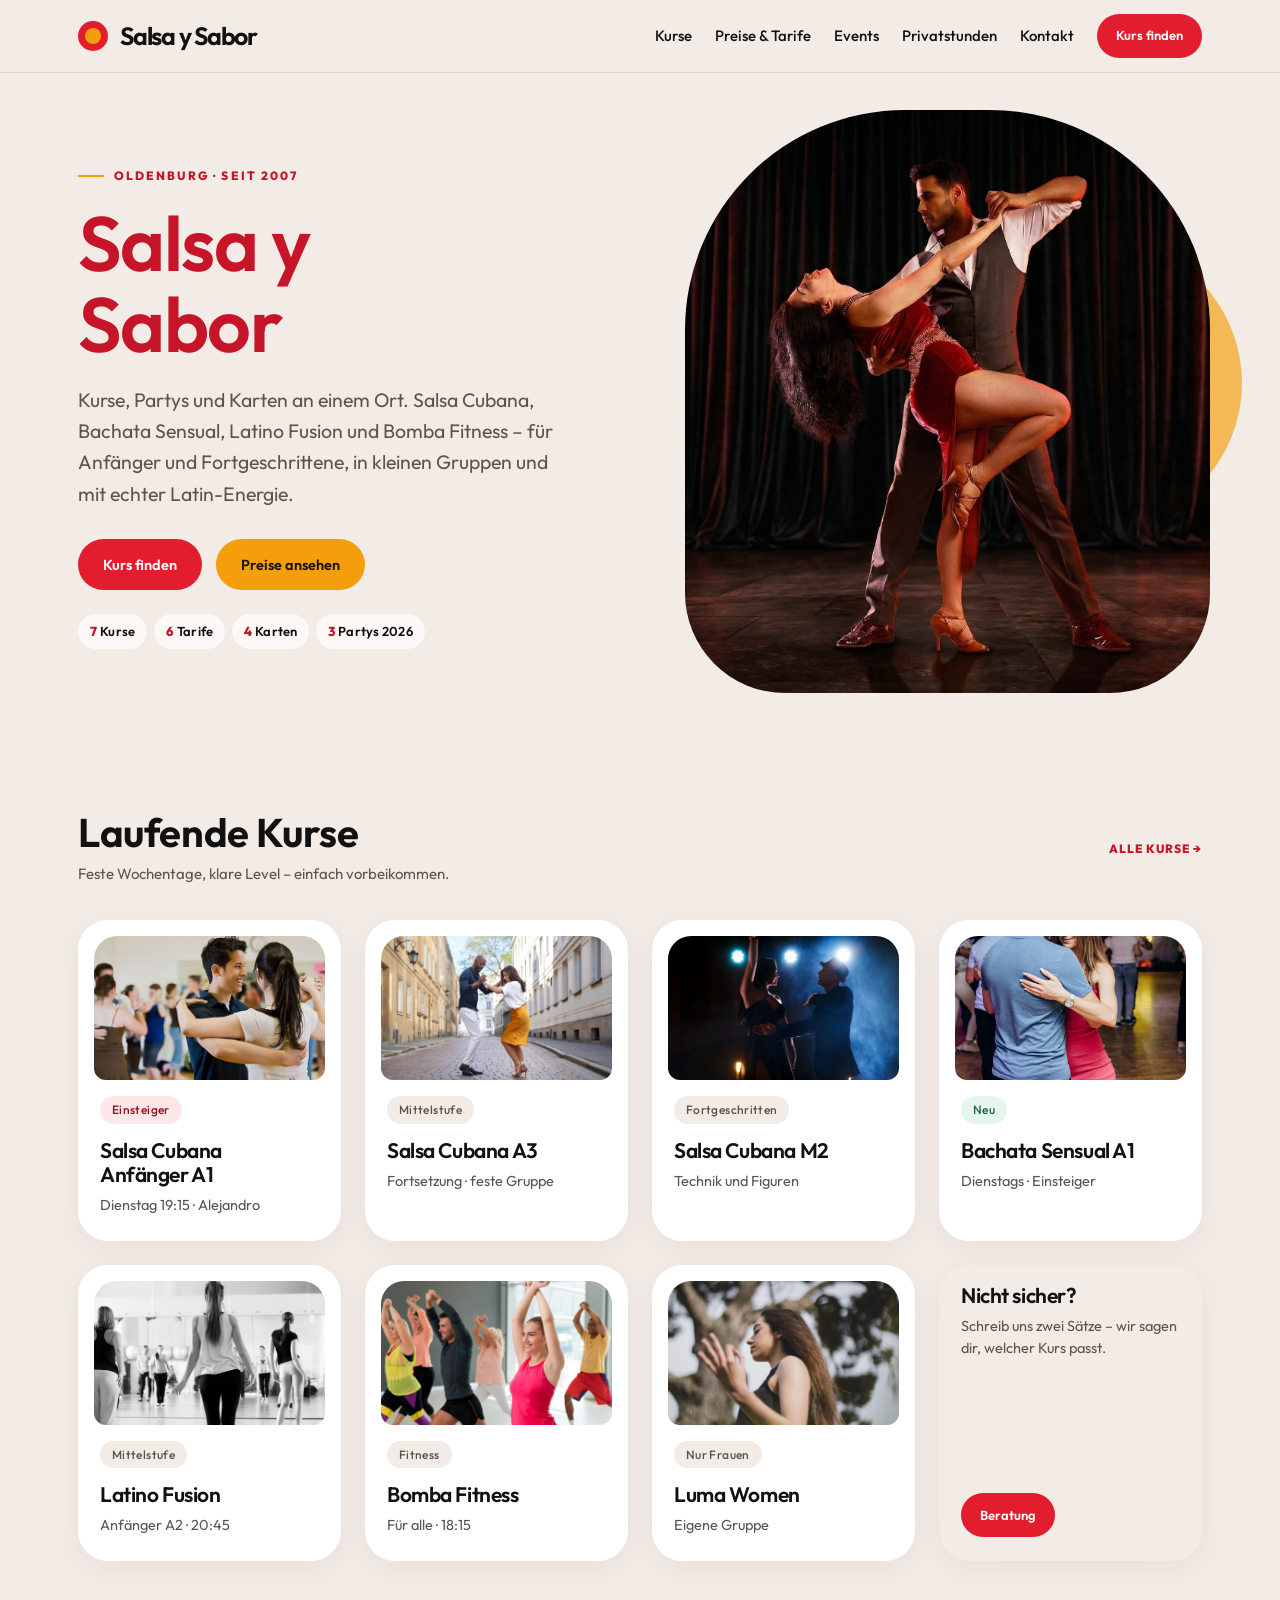
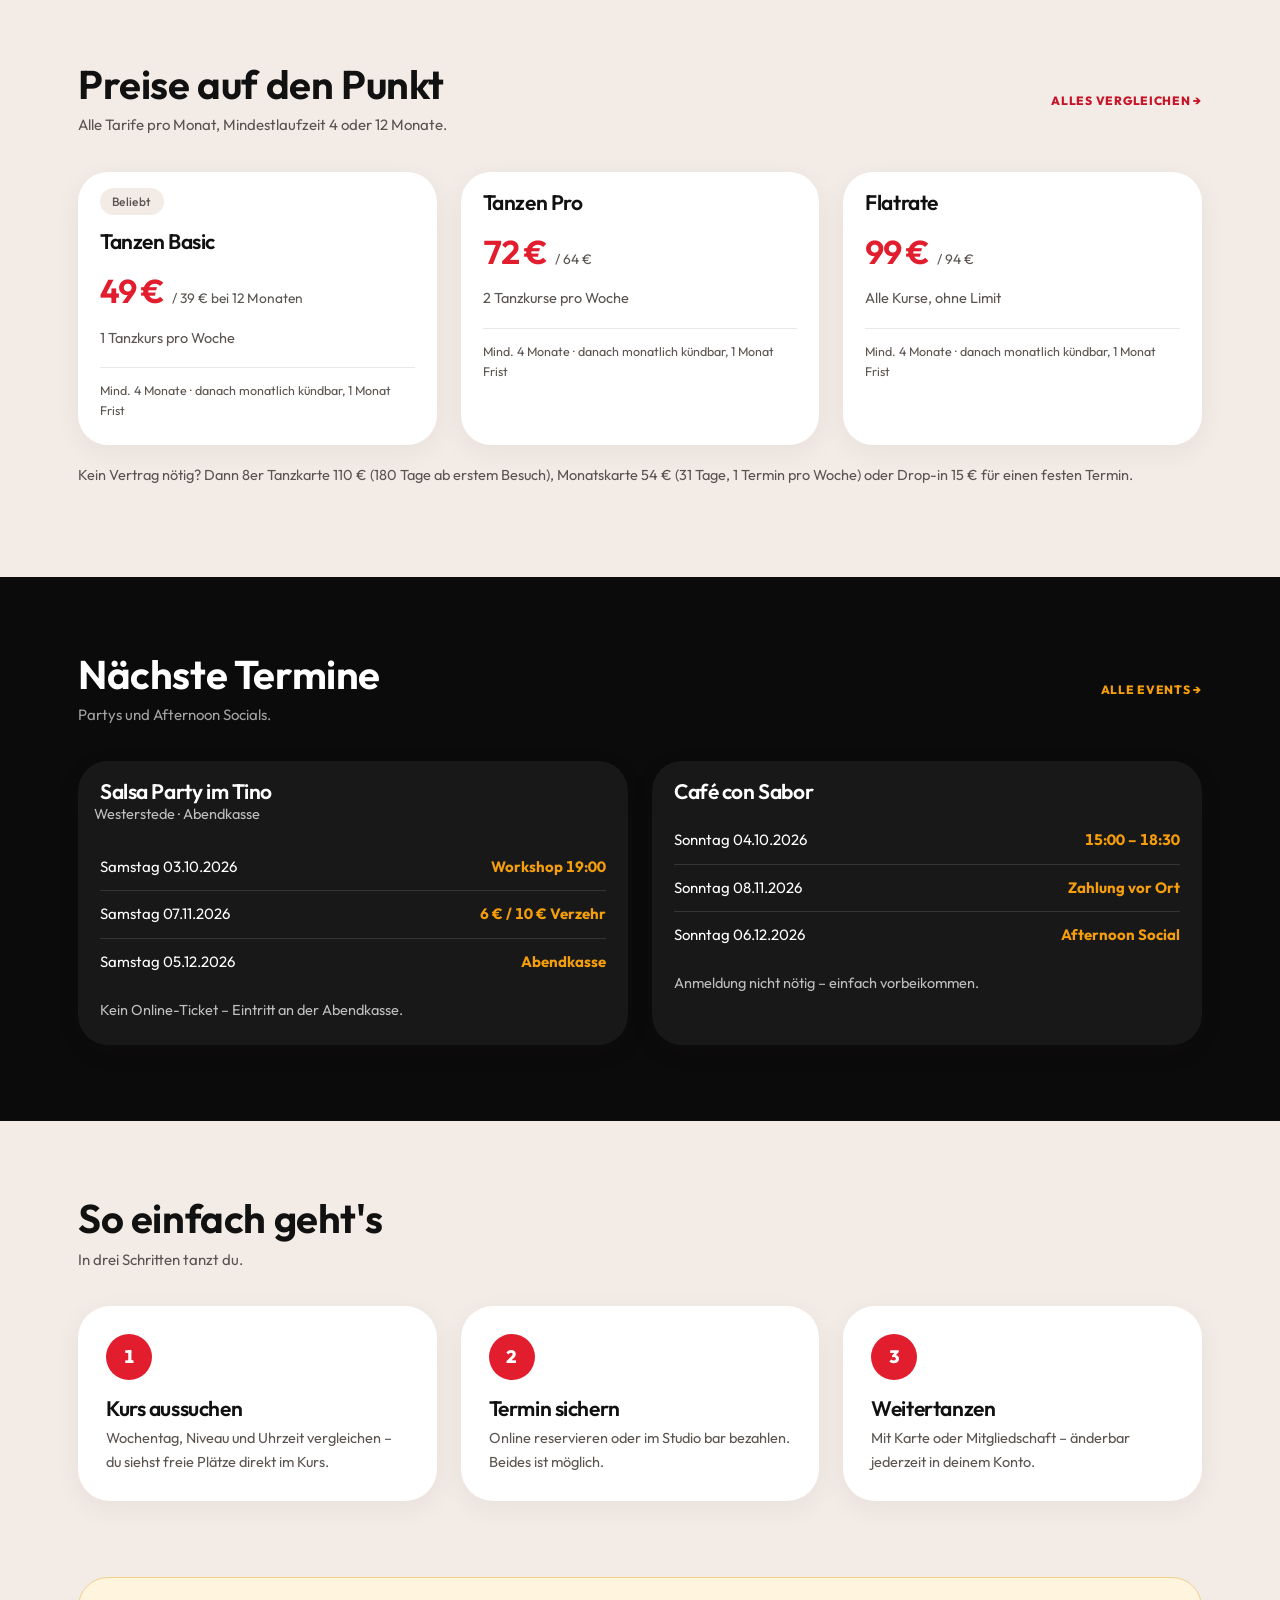
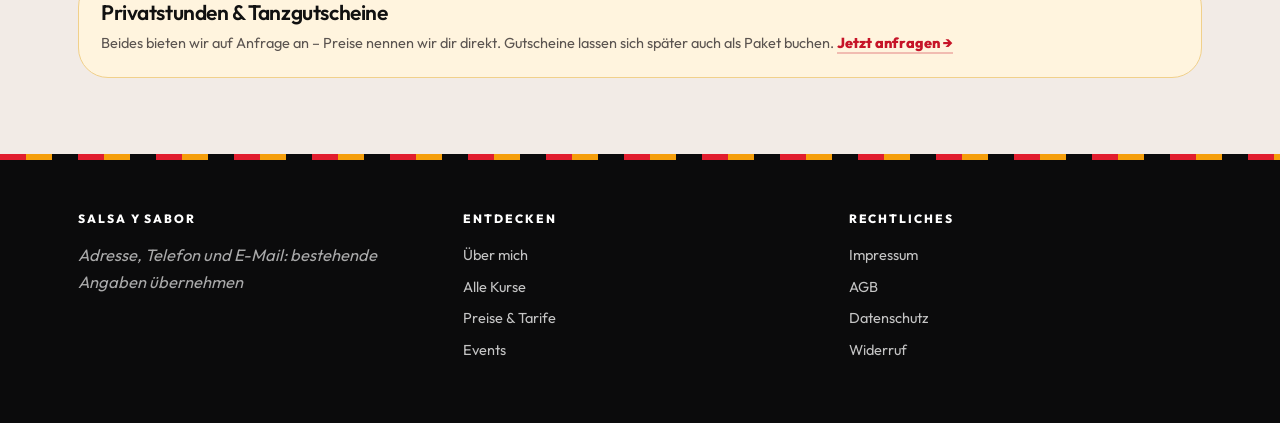
<file: index.html>
<!doctype html>
<html lang="de">
<head>
<meta charset="utf-8">
<meta name="viewport" content="width=device-width, initial-scale=1">
<meta name="theme-color" content="#F2EBE6">
<title>Salsa y Sabor — Tanzschule Oldenburg</title>
<link rel="stylesheet" href="estilos.css?v=20260923-ritmo-suave">
</head>
<body class="suave">

<header class="top">
  <div class="wrap bar">
    <a class="brand" href="index.html"><span class="dot"></span> Salsa y Sabor</a>
    <nav class="nav desktop-nav" aria-label="Hauptnavigation">
      <a href="kurse.html">Kurse</a>
      <a href="preise.html">Preise &amp; Tarife</a>
      <a href="events.html">Events</a>
      <a href="#service">Privatstunden</a>
      <a href="kontakt.html">Kontakt</a>
      <a class="btn small" href="kurse.html">Kurs finden</a>
    </nav>
    <details class="mobile-menu">
      <summary>Menü <span aria-hidden="true">☰</span></summary>
      <nav class="nav" aria-label="Mobile Navigation">
      <a href="kurse.html">Kurse</a>
      <a href="preise.html">Preise &amp; Tarife</a>
      <a href="events.html">Events</a>
      <a href="#service">Privatstunden</a>
      <a href="kontakt.html">Kontakt</a>
      <a class="btn small" href="kurse.html">Kurs finden</a>
    </nav>
    </details>
  </div>
</header>

<div class="stage photo">
  <div class="shapes"><i class="s1"></i><i class="s2"></i><i class="s3"></i><i class="s4"></i></div>
  <div class="wrap inner">
    <div class="kicker">Oldenburg · seit 2007</div>
    <h1>Salsa <span>y Sabor</span></h1>
    <p>Kurse, Partys und Karten an einem Ort. Salsa Cubana, Bachata Sensual, Latino Fusion und
       Bomba Fitness – für Anfänger und Fortgeschrittene, in kleinen Gruppen und mit echter
       Latin-Energie.</p>
    <div class="actions">
      <a class="btn" href="kurse.html">Kurs finden</a>
      <a class="btn amber" href="preise.html">Preise ansehen</a>
    </div>
    <div class="chips">
      <span class="chip"><b>7</b> Kurse</span>
      <span class="chip"><b>6</b> Tarife</span>
      <span class="chip"><b>4</b> Karten</span>
      <span class="chip"><b>3</b> Partys 2026</span>
    </div>
  </div>
</div>

<main>
  <section class="wrap">
    <div class="sec-head">
      <div><h2>Laufende Kurse</h2><p>Feste Wochentage, klare Level – einfach vorbeikommen.</p></div>
      <a class="more" href="kurse.html">Alle Kurse →</a>
    </div>
    <div class="grid c4">
      <article class="card"><div class="ph-img" style="background-image:url('img/kurs-salsa-a1.jpg')"></div><span class="tag red">Einsteiger</span>
        <h3>Salsa Cubana Anfänger A1</h3><p>Dienstag 19:15 · Alejandro</p></article>
      <article class="card"><div class="ph-img" style="background-image:url('img/kurs-salsa-a3.jpg')"></div><span class="tag">Mittelstufe</span>
        <h3>Salsa Cubana A3</h3><p>Fortsetzung · feste Gruppe</p></article>
      <article class="card"><div class="ph-img" style="background-image:url('img/kurs-salsa-m2.jpg')"></div><span class="tag">Fortgeschritten</span>
        <h3>Salsa Cubana M2</h3><p>Technik und Figuren</p></article>
      <article class="card"><div class="ph-img" style="background-image:url('img/kurs-bachata-a1.jpg')"></div><span class="tag green">Neu</span>
        <h3>Bachata Sensual A1</h3><p>Dienstags · Einsteiger</p></article>
      <article class="card"><div class="ph-img" style="background-image:url('img/kurs-latino-fusion.jpg')"></div><span class="tag">Mittelstufe</span>
        <h3>Latino Fusion</h3><p>Anfänger A2 · 20:45</p></article>
      <article class="card"><div class="ph-img" style="background-image:url('img/kurs-bomba-fitness.jpg')"></div><span class="tag">Fitness</span>
        <h3>Bomba Fitness</h3><p>Für alle · 18:15</p></article>
      <article class="card"><div class="ph-img" style="background-image:url('img/kurs-luma-women.jpg')"></div><span class="tag">Nur Frauen</span>
        <h3>Luma Women</h3><p>Eigene Gruppe</p></article>
      <article class="card" style="background:var(--cream)">
        <h3>Nicht sicher?</h3>
        <p>Schreib uns zwei Sätze – wir sagen dir, welcher Kurs passt.</p>
        <p class="card-actions"><a class="btn small" href="kontakt.html">Beratung</a></p></article>
    </div>
  </section>

  <section class="wrap" style="padding-top:26px">
    <div class="sec-head">
      <div><h2>Preise auf den Punkt</h2><p>Alle Tarife pro Monat, Mindestlaufzeit 4 oder 12 Monate.</p></div>
      <a class="more" href="preise.html">Alles vergleichen →</a>
    </div>
    <div class="grid c3">
      <article class="card"><span class="tag">Beliebt</span><h3>Tanzen Basic</h3>
        <div class="price"><b>49 €</b><small>/ 39 € bei 12 Monaten</small></div>
        <p>1 Tanzkurs pro Woche</p>
        <div class="terms">Mind. 4 Monate · danach monatlich kündbar, 1 Monat Frist</div></article>
      <article class="card"><h3>Tanzen Pro</h3>
        <div class="price"><b>72 €</b><small>/ 64 €</small></div>
        <p>2 Tanzkurse pro Woche</p>
        <div class="terms">Mind. 4 Monate · danach monatlich kündbar, 1 Monat Frist</div></article>
      <article class="card"><h3>Flatrate</h3>
        <div class="price"><b>99 €</b><small>/ 94 €</small></div>
        <p>Alle Kurse, ohne Limit</p>
        <div class="terms">Mind. 4 Monate · danach monatlich kündbar, 1 Monat Frist</div></article>
    </div>
    <p class="note">Kein Vertrag nötig? Dann 8er Tanzkarte 110 € (180 Tage ab erstem Besuch),
      Monatskarte 54 € (31 Tage, 1 Termin pro Woche) oder Drop-in 15 € für einen festen Termin.</p>
  </section>
<div class="band">
  <section class="wrap">
    <div class="sec-head">
      <div><h2>Nächste Termine</h2><p>Partys und Afternoon Socials.</p></div>
      <a class="more" href="events.html" style="color:var(--amber)">Alle Events →</a>
    </div>
    <div class="grid c2">
      <article class="card"><h3>Salsa Party im Tino</h3>
        <p style="margin:0 0 4px">Westerstede · Abendkasse</p>
        <ul class="when">
          <li><span>Samstag 03.10.2026</span><span>Workshop 19:00</span></li>
          <li><span>Samstag 07.11.2026</span><span>6 € / 10 € Verzehr</span></li>
          <li><span>Samstag 05.12.2026</span><span>Abendkasse</span></li>
        </ul>
        <p style="margin-top:14px">Kein Online-Ticket – Eintritt an der Abendkasse.</p></article>
      <article class="card"><h3>Café con Sabor</h3>
        <ul class="when">
          <li><span>Sonntag 04.10.2026</span><span>15:00 – 18:30</span></li>
          <li><span>Sonntag 08.11.2026</span><span>Zahlung vor Ort</span></li>
          <li><span>Sonntag 06.12.2026</span><span>Afternoon Social</span></li>
        </ul>
        <p style="margin-top:14px">Anmeldung nicht nötig – einfach vorbeikommen.</p></article>
    </div>
  </section>
</div>


  <section class="wrap">
    <div class="sec-head"><div><h2>So einfach geht's</h2><p>In drei Schritten tanzt du.</p></div></div>
    <div class="steps">
      <article class="step"><div class="num">1</div><h3>Kurs aussuchen</h3>
        <p>Wochentag, Niveau und Uhrzeit vergleichen – du siehst freie Plätze direkt im Kurs.</p></article>
      <article class="step"><div class="num">2</div><h3>Termin sichern</h3>
        <p>Online reservieren oder im Studio bar bezahlen. Beides ist möglich.</p></article>
      <article class="step"><div class="num">3</div><h3>Weitertanzen</h3>
        <p>Mit Karte oder Mitgliedschaft – änderbar jederzeit in deinem Konto.</p></article>
    </div>
  </section>

  <section class="wrap" id="service" style="padding-top:0">
    <div class="callout amber">
      <h3>Privatstunden &amp; Tanzgutscheine</h3>
      <p>Beides bieten wir auf Anfrage an – Preise nennen wir dir direkt. Gutscheine lassen sich
         später auch als Paket buchen. <a href="kontakt.html" style="color:var(--red-ink);font-weight:800">
         Jetzt anfragen →</a></p>
    </div>
  </section>


</main>

<div class="stripe"></div>
<footer id="kontakt">
  <div class="wrap cols">
    <div>
      <h4>Salsa y Sabor</h4>
      <p class="ph">Adresse, Telefon und E-Mail: bestehende Angaben übernehmen</p>
    </div>
    <div>
      <h4>Entdecken</h4>
      <a href="ueber-mich.html">Über mich</a>
      <a href="kurse.html">Alle Kurse</a>
      <a href="preise.html">Preise &amp; Tarife</a>
      <a href="events.html">Events</a>
    </div>
    <div>
      <h4>Rechtliches</h4>
      <a href="legales.html#impressum">Impressum</a>
      <a href="legales.html#agb">AGB</a>
      <a href="legales.html#datenschutz">Datenschutz</a>
      <a href="legales.html#widerruf">Widerruf</a>
    </div>
  </div>
</footer>
</body>
</html>
</file>
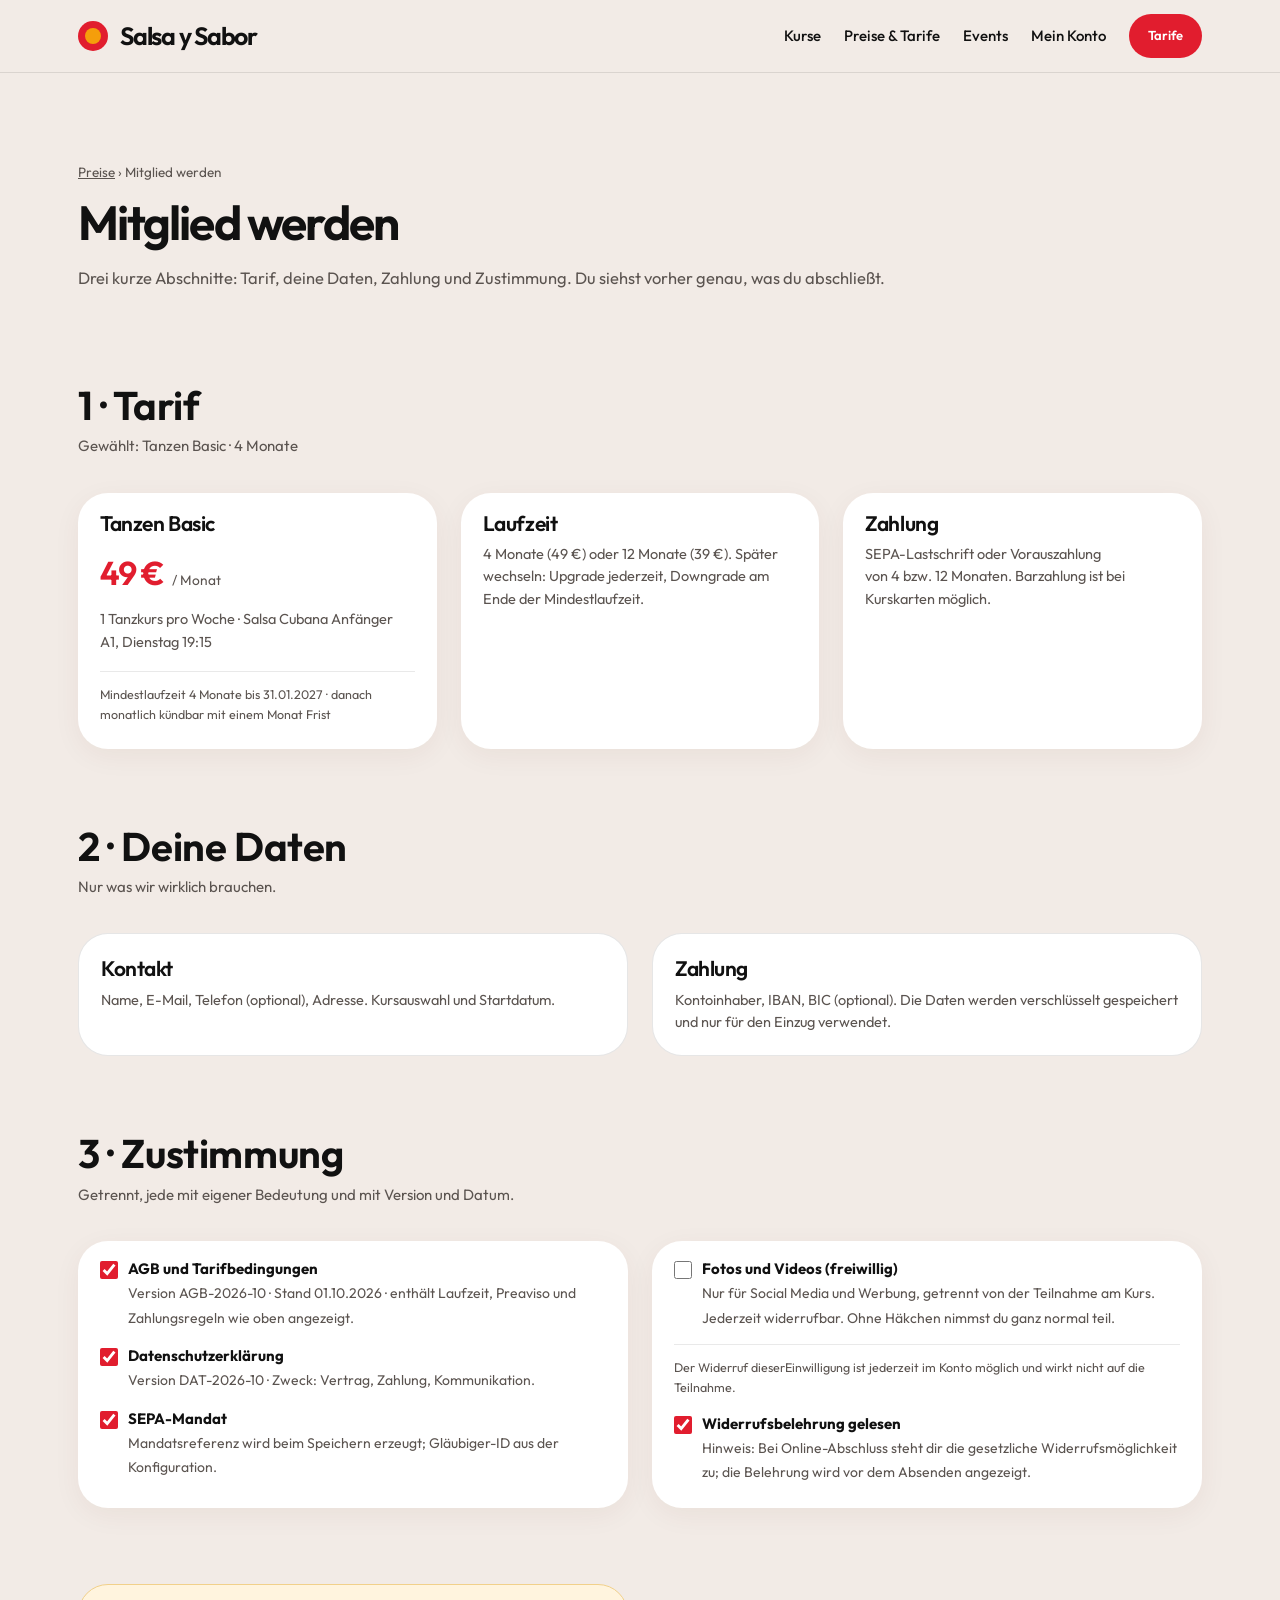
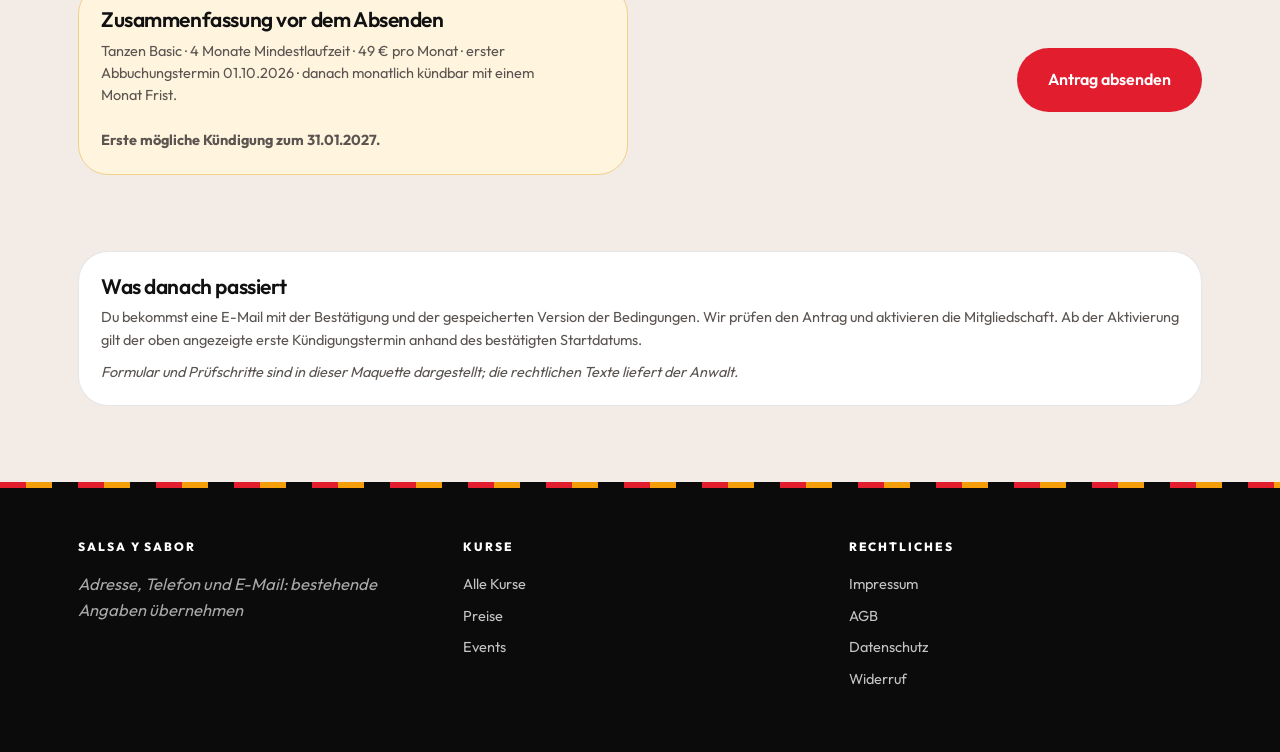
<file: anmeldung.html>
<!doctype html>
<html lang="de">
<head>
<meta charset="utf-8">
<meta name="viewport" content="width=device-width, initial-scale=1">
<meta name="theme-color" content="#F2EBE6">
<title>Mitglied werden — Salsa y Sabor Oldenburg</title>
<link rel="stylesheet" href="estilos.css?v=20260923-ritmo-suave">
</head>
<body class="suave">

<header class="top">
  <div class="wrap bar">
    <a class="brand" href="index.html"><span class="dot"></span> Salsa y Sabor</a>
    <nav class="nav desktop-nav" aria-label="Hauptnavigation">
      <a href="kurse.html">Kurse</a>
      <a href="preise.html">Preise &amp; Tarife</a>
      <a href="events.html">Events</a>
      <a href="konto.html">Mein Konto</a>
      <a class="btn small" href="preise.html">Tarife</a>
    </nav>
    <details class="mobile-menu">
      <summary>Menü <span aria-hidden="true">☰</span></summary>
      <nav class="nav" aria-label="Mobile Navigation">
      <a href="kurse.html">Kurse</a>
      <a href="preise.html">Preise &amp; Tarife</a>
      <a href="events.html">Events</a>
      <a href="konto.html">Mein Konto</a>
      <a class="btn small" href="preise.html">Tarife</a>
    </nav>
    </details>
  </div>
</header>

<main class="wrap">
  <section style="padding-bottom:0">
    <p style="font-size:13.5px;color:var(--muted)"><a href="preise.html" style="color:inherit">Preise</a>
      › Mitglied werden</p>
    <h1 style="margin-top:14px">Mitglied werden</h1>
    <p style="color:var(--muted)">Drei kurze Abschnitte: Tarif, deine Daten, Zahlung und Zustimmung.
      Du siehst vorher genau, was du abschließt.</p>
  </section>

  <section style="padding-bottom:0">
    <div class="sec-head"><div><h2>1 · Tarif</h2><p>Gewählt: Tanzen Basic · 4 Monate</p></div></div>
    <div class="grid c3">
      <article class="card hard"><h3>Tanzen Basic</h3>
        <div class="price"><b>49 €</b><small>/ Monat</small></div>
        <p>1 Tanzkurs pro Woche · Salsa Cubana Anfänger A1, Dienstag 19:15</p>
        <div class="terms">Mindestlaufzeit 4 Monate bis 31.01.2027 · danach monatlich kündbar mit einem
          Monat Frist</div></article>
      <article class="card"><h3>Laufzeit</h3>
        <p>4 Monate (49 €) oder 12 Monate (39 €). Später wechseln: Upgrade jederzeit, Downgrade am Ende
          der Mindestlaufzeit.</p></article>
      <article class="card"><h3>Zahlung</h3>
        <p>SEPA-Lastschrift oder Vorauszahlung von 4 bzw. 12 Monaten. Barzahlung ist bei Kurskarten
          möglich.</p></article>
    </div>
  </section>

  <section style="padding-bottom:0">
    <div class="sec-head"><div><h2>2 · Deine Daten</h2><p>Nur was wir wirklich brauchen.</p></div></div>
    <div class="grid c2">
      <div class="callout"><h3>Kontakt</h3>
        <p>Name, E-Mail, Telefon (optional), Adresse. Kursauswahl und Startdatum.</p></div>
      <div class="callout"><h3>Zahlung</h3>
        <p>Kontoinhaber, IBAN, BIC (optional). Die Daten werden verschlüsselt gespeichert und nur für den
          Einzug verwendet.</p></div>
    </div>
  </section>

  <section style="padding-bottom:0">
    <div class="sec-head"><div><h2>3 · Zustimmung</h2>
      <p>Getrennt, jede mit eigener Bedeutung und mit Version und Datum.</p></div></div>
    <div class="grid c2">
      <article class="card">
        <label style="display:flex;gap:10px"><input type="checkbox" checked>
          <span><b>AGB und Tarifbedingungen</b><br><span style="color:var(--muted);font-size:14px">
          Version AGB-2026-10 · Stand 01.10.2026 · enthält Laufzeit, Preaviso und Zahlungsregeln wie oben
          angezeigt.</span></span></label>
        <label style="display:flex;gap:10px;margin-top:14px"><input type="checkbox" checked>
          <span><b>Datenschutzerklärung</b><br><span style="color:var(--muted);font-size:14px">
          Version DAT-2026-10 · Zweck: Vertrag, Zahlung, Kommunikation.</span></span></label>
        <label style="display:flex;gap:10px;margin-top:14px"><input type="checkbox" checked>
          <span><b>SEPA-Mandat</b><br><span style="color:var(--muted);font-size:14px">
          Mandatsreferenz wird beim Speichern erzeugt; Gläubiger-ID aus der Konfiguration.</span></span></label>
      </article>
      <article class="card">
        <label style="display:flex;gap:10px"><input type="checkbox">
          <span><b>Fotos und Videos (freiwillig)</b><br><span style="color:var(--muted);font-size:14px">
          Nur für Social Media und Werbung, getrennt von der Teilnahme am Kurs. Jederzeit widerrufbar.
          Ohne Häkchen nimmst du ganz normal teil.</span></span></label>
        <div class="terms">Der Widerruf dieserEinwilligung ist jederzeit im Konto möglich und wirkt nicht
          auf die Teilnahme.</div>
        <label style="display:flex;gap:10px;margin-top:14px"><input type="checkbox" checked>
          <span><b>Widerrufsbelehrung gelesen</b><br><span style="color:var(--muted);font-size:14px">
          Hinweis: Bei Online-Abschluss steht dir die gesetzliche Widerrufsmöglichkeit zu; die
          Belehrung wird vor dem Absenden angezeigt.</span></span></label>
      </article>
    </div>
  </section>

  <section>
    <div class="grid c2">
      <div class="callout amber"><h3>Zusammenfassung vor dem Absenden</h3>
        <p>Tanzen Basic · 4 Monate Mindestlaufzeit · 49 € pro Monat · erster Abbuchungstermin 01.10.2026 ·
          danach monatlich kündbar mit einem Monat Frist.<br><br>
          <b>Erste mögliche Kündigung zum 31.01.2027.</b></p></div>
      <div style="display:flex;align-items:center;justify-content:flex-end">
        <a class="btn" href="#abgesendet" style="font-size:16px;padding:18px 30px">Antrag absenden</a></div>
    </div>
  </section>

  <section id="abgesendet" style="padding-top:0">
    <div class="callout">
      <h3>Was danach passiert</h3>
      <p>Du bekommst eine E-Mail mit der Bestätigung und der gespeicherten Version der Bedingungen.
        Wir prüfen den Antrag und aktivieren die Mitgliedschaft. Ab der Aktivierung gilt der
        oben angezeigte erste Kündigungstermin anhand des bestätigten Startdatums.</p>
      <p class="ph" style="margin-top:10px">Formular und Prüfschritte sind in dieser Maquette
        dargestellt; die rechtlichen Texte liefert der Anwalt.</p>
    </div>
  </section>
</main>

<div class="stripe"></div>
<footer>
  <div class="wrap cols">
    <div><h4>Salsa y Sabor</h4><p class="ph">Adresse, Telefon und E-Mail: bestehende Angaben übernehmen</p></div>
    <div><h4>Kurse</h4><a href="kurse.html">Alle Kurse</a><a href="preise.html">Preise</a>
      <a href="events.html">Events</a></div>
    <div><h4>Rechtliches</h4><a href="legales.html#impressum">Impressum</a>
      <a href="legales.html#agb">AGB</a><a href="legales.html#datenschutz">Datenschutz</a>
      <a href="legales.html#widerruf">Widerruf</a></div>
  </div>
</footer>
</body>
</html>
</file>
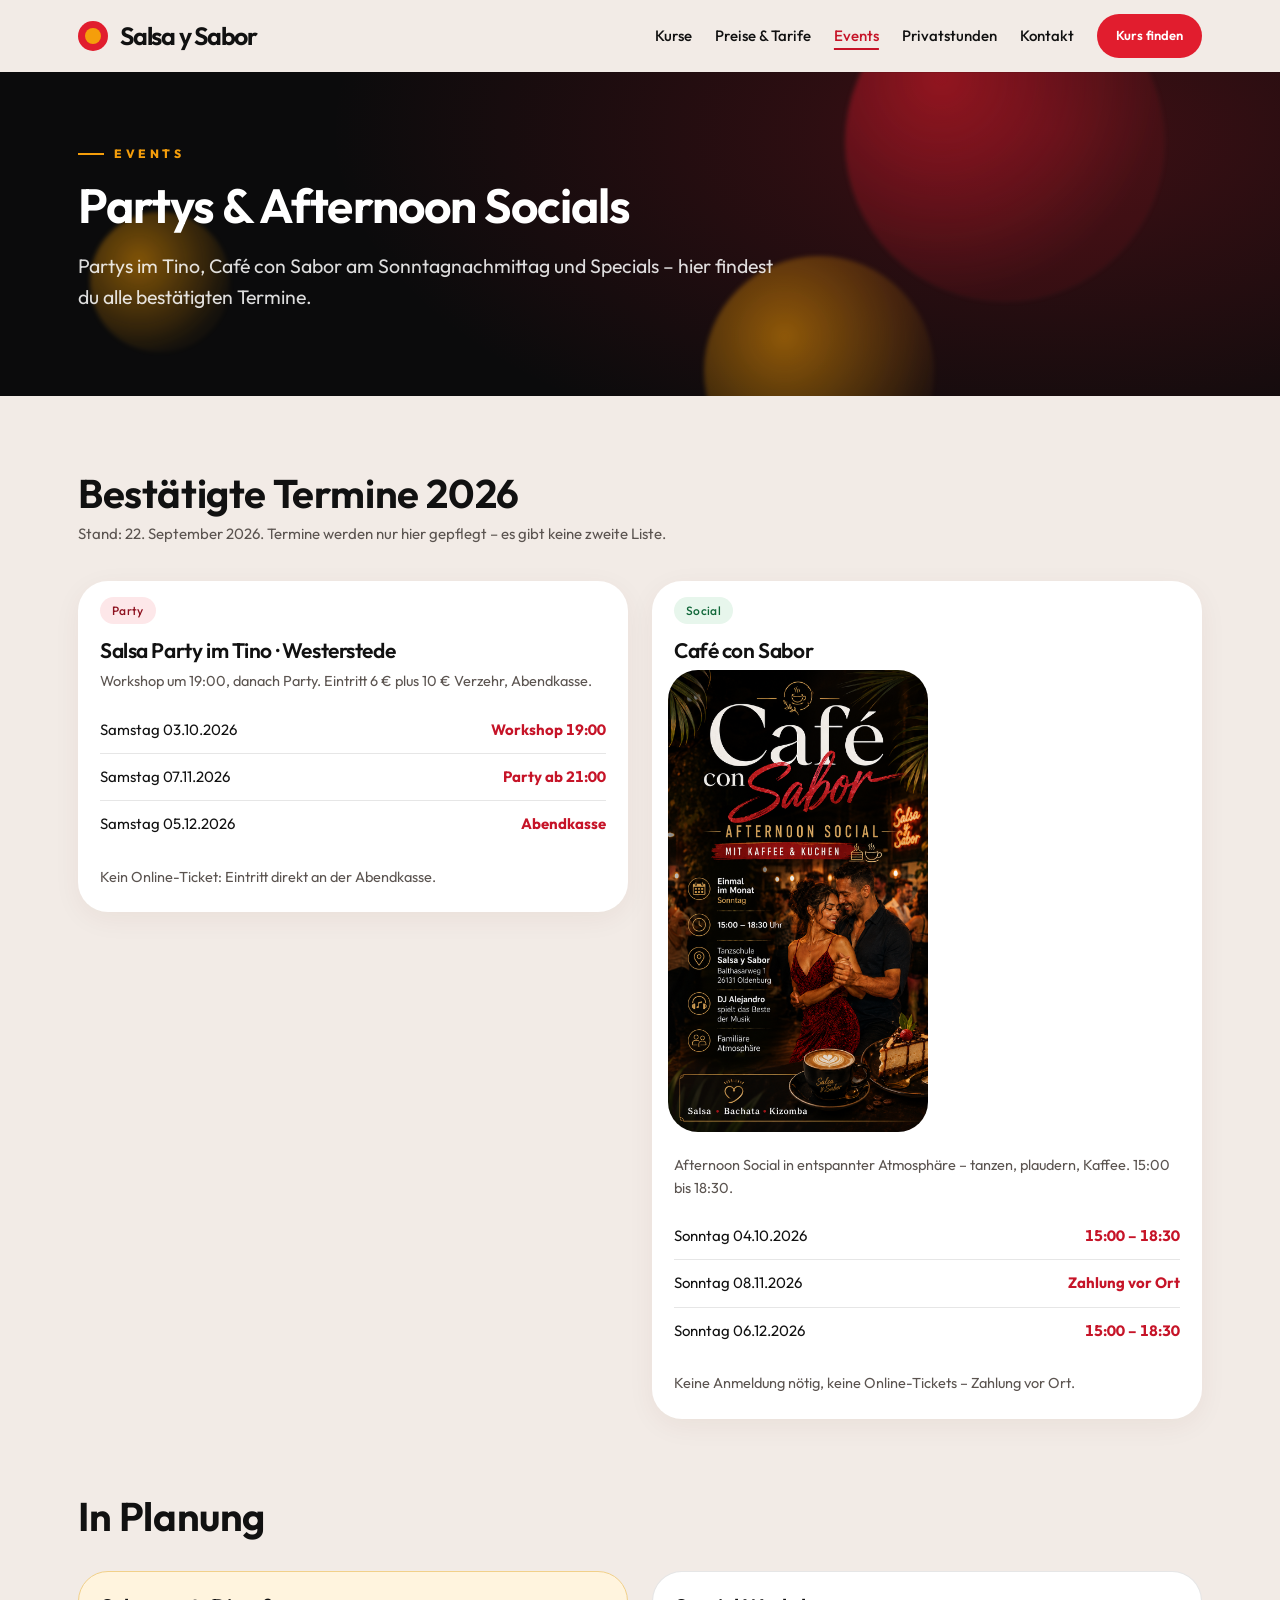
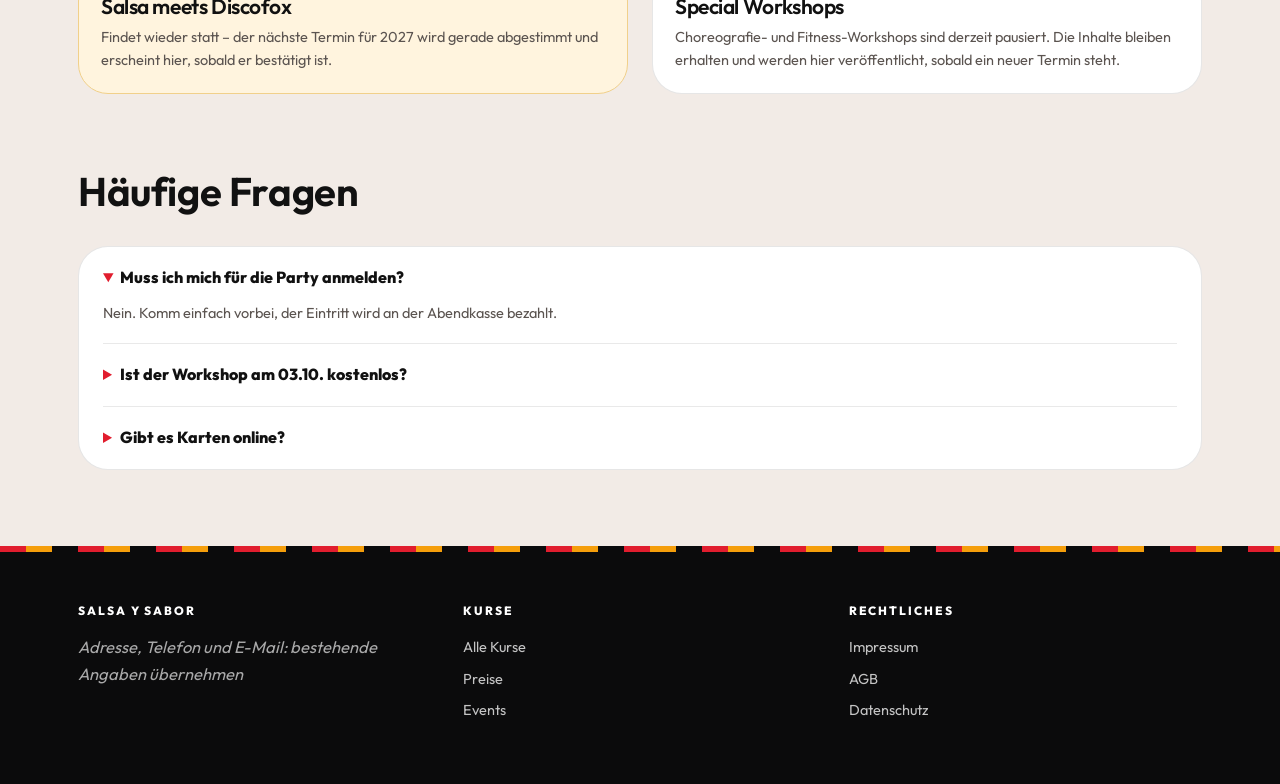
<file: events.html>
<!doctype html>
<html lang="de">
<head>
<meta charset="utf-8">
<meta name="viewport" content="width=device-width, initial-scale=1">
<meta name="theme-color" content="#F2EBE6">
<title>Events — Salsa y Sabor Oldenburg</title>
<link rel="stylesheet" href="estilos.css?v=20260923-ritmo-suave">
</head>
<body class="suave">

<header class="top">
  <div class="wrap bar">
    <a class="brand" href="index.html"><span class="dot"></span> Salsa y Sabor</a>
    <nav class="nav desktop-nav" aria-label="Hauptnavigation">
      <a href="kurse.html">Kurse</a>
      <a href="preise.html">Preise &amp; Tarife</a>
      <a href="events.html" aria-current="page">Events</a>
      <a href="index.html#service">Privatstunden</a>
      <a href="kontakt.html">Kontakt</a>
      <a class="btn small" href="kurse.html">Kurs finden</a>
    </nav>
    <details class="mobile-menu">
      <summary>Menü <span aria-hidden="true">☰</span></summary>
      <nav class="nav" aria-label="Mobile Navigation">
      <a href="kurse.html">Kurse</a>
      <a href="preise.html">Preise &amp; Tarife</a>
      <a href="events.html" aria-current="page">Events</a>
      <a href="index.html#service">Privatstunden</a>
      <a href="kontakt.html">Kontakt</a>
      <a class="btn small" href="kurse.html">Kurs finden</a>
    </nav>
    </details>
  </div>
</header>

<div class="stage">
  <div class="shapes"><i class="s1"></i><i class="s3"></i><i class="s4"></i></div>
  <div class="wrap inner inner-compact">
    <div class="kicker">Events</div>
    <h1>Partys &amp; Afternoon Socials</h1>
    <p>Partys im Tino, Café con Sabor am Sonntagnachmittag und Specials – hier findest du alle
       bestätigten Termine.</p>
  </div>
</div>

<main class="wrap">
  <section>
    <div class="sec-head"><div><h2>Bestätigte Termine 2026</h2>
      <p>Stand: 22. September 2026. Termine werden nur hier gepflegt – es gibt keine zweite Liste.</p></div></div>
    <div class="grid c2 event-grid">
      <article class="card hard">
        <span class="tag red">Party</span>
        <h3>Salsa Party im Tino · Westerstede</h3>
        <p>Workshop um 19:00, danach Party. Eintritt 6 € plus 10 € Verzehr, Abendkasse.</p>
        <ul class="when" style="color:var(--ink)">
          <li><span>Samstag 03.10.2026</span><span style="color:var(--red-ink)">Workshop 19:00</span></li>
          <li><span>Samstag 07.11.2026</span><span style="color:var(--red-ink)">Party ab 21:00</span></li>
          <li><span>Samstag 05.12.2026</span><span style="color:var(--red-ink)">Abendkasse</span></li>
        </ul>
        <p class="note">Kein Online-Ticket: Eintritt direkt an der Abendkasse.</p>
      </article>

      <article class="card hard">
        <span class="tag green">Social</span>
        <h3>Café con Sabor</h3>
        <img loading="lazy" decoding="async" class="poster" src="img/event-cafe-con-sabor.png" width="941" height="1672" alt="Café con Sabor"
             style="margin:8px 0 14px">
        <p>Afternoon Social in entspannter Atmosphäre – tanzen, plaudern, Kaffee. 15:00 bis 18:30.</p>
        <ul class="when" style="color:var(--ink)">
          <li><span>Sonntag 04.10.2026</span><span style="color:var(--red-ink)">15:00 – 18:30</span></li>
          <li><span>Sonntag 08.11.2026</span><span style="color:var(--red-ink)">Zahlung vor Ort</span></li>
          <li><span>Sonntag 06.12.2026</span><span style="color:var(--red-ink)">15:00 – 18:30</span></li>
        </ul>
        <p class="note">Keine Anmeldung nötig, keine Online-Tickets – Zahlung vor Ort.</p>
      </article>
    </div>
  </section>

  <section style="padding-top:0">
    <div class="sec-head"><div><h2>In Planung</h2></div></div>
    <div class="grid c2">
      <div class="callout amber"><h3>Salsa meets Discofox</h3>
        <p>Findet wieder statt – der nächste Termin für 2027 wird gerade abgestimmt und erscheint hier,
          sobald er bestätigt ist.</p></div>
      <div class="callout"><h3>Special Workshops</h3>
        <p>Choreografie- und Fitness-Workshops sind derzeit pausiert. Die Inhalte bleiben erhalten und
          werden hier veröffentlicht, sobald ein neuer Termin steht.</p></div>
    </div>
  </section>

  <section style="padding-top:0">
    <div class="sec-head"><div><h2>Häufige Fragen</h2></div></div>
    <div class="faq">
      <details open><summary>Muss ich mich für die Party anmelden?</summary>
        <p>Nein. Komm einfach vorbei, der Eintritt wird an der Abendkasse bezahlt.</p></details>
      <details><summary>Ist der Workshop am 03.10. kostenlos?</summary>
        <p>Der Workshop vor der Party ist kostenlos und ohne Anmeldung.</p></details>
      <details><summary>Gibt es Karten online?</summary>
        <p>Aktuell nicht – die Zahlung erfolgt vor Ort. Sobald Kartenzahlung verfügbar ist, erscheint der
          Kaufbutton direkt bei jedem Termin.</p></details>
    </div>
  </section>
</main>

<div class="stripe"></div>
<footer>
  <div class="wrap cols">
    <div><h4>Salsa y Sabor</h4><p class="ph">Adresse, Telefon und E-Mail: bestehende Angaben übernehmen</p></div>
    <div><h4>Kurse</h4><a href="kurse.html">Alle Kurse</a><a href="preise.html">Preise</a>
      <a href="events.html">Events</a></div>
    <div><h4>Rechtliches</h4><a href="legales.html#impressum">Impressum</a><a href="legales.html#agb">AGB</a>
      <a href="legales.html#datenschutz">Datenschutz</a></div>
  </div>
</footer>
</body>
</html>
</file>
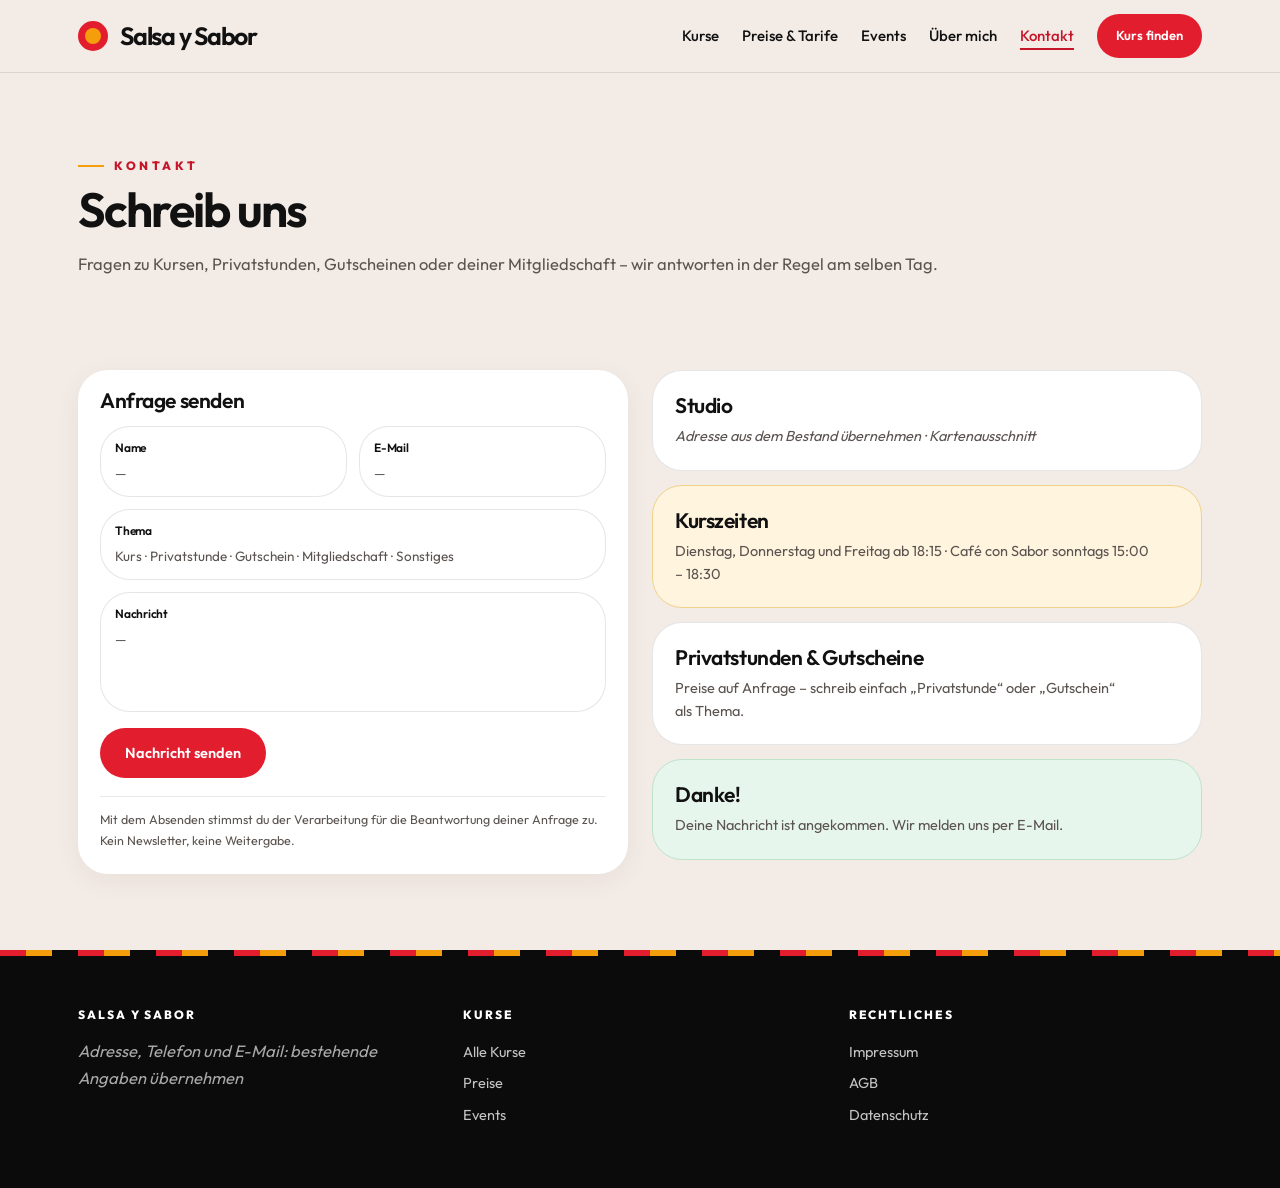
<file: kontakt.html>
<!doctype html>
<html lang="de">
<head>
<meta charset="utf-8">
<meta name="viewport" content="width=device-width, initial-scale=1">
<meta name="theme-color" content="#F2EBE6">
<title>Kontakt — Salsa y Sabor Oldenburg</title>
<link rel="stylesheet" href="estilos.css?v=20260923-ritmo-suave">
</head>
<body class="suave">

<header class="top">
  <div class="wrap bar">
    <a class="brand" href="index.html"><span class="dot"></span> Salsa y Sabor</a>
    <nav class="nav desktop-nav" aria-label="Hauptnavigation">
      <a href="kurse.html">Kurse</a>
      <a href="preise.html">Preise &amp; Tarife</a>
      <a href="events.html">Events</a>
      <a href="ueber-mich.html">Über mich</a>
      <a href="kontakt.html" aria-current="page">Kontakt</a>
      <a class="btn small" href="kurse.html">Kurs finden</a>
    </nav>
    <details class="mobile-menu">
      <summary>Menü <span aria-hidden="true">☰</span></summary>
      <nav class="nav" aria-label="Mobile Navigation">
      <a href="kurse.html">Kurse</a>
      <a href="preise.html">Preise &amp; Tarife</a>
      <a href="events.html">Events</a>
      <a href="ueber-mich.html">Über mich</a>
      <a href="kontakt.html" aria-current="page">Kontakt</a>
      <a class="btn small" href="kurse.html">Kurs finden</a>
    </nav>
    </details>
  </div>
</header>

<main class="wrap">
  <section style="padding-bottom:0">
    <div class="kicker" style="color:var(--red-ink)">Kontakt</div>
    <h1 style="margin-top:8px">Schreib uns</h1>
    <p style="color:var(--muted)">Fragen zu Kursen, Privatstunden, Gutscheinen oder deiner Mitgliedschaft –
      wir antworten in der Regel am selben Tag.</p>
  </section>

  <section>
    <div class="grid c2" style="align-items:start">
      <article class="card hard">
        <h3>Anfrage senden</h3>
        <div class="grid facts-grid" style="margin-top:14px;gap:12px">
          <div class="callout" style="padding:12px 14px"><h3 style="font-size:12px">Name</h3>
            <p style="font-size:13.5px">—</p></div>
          <div class="callout" style="padding:12px 14px"><h3 style="font-size:12px">E-Mail</h3>
            <p style="font-size:13.5px">—</p></div>
        </div>
        <div class="callout" style="padding:12px 14px;margin-top:12px"><h3 style="font-size:12px">Thema</h3>
          <p style="font-size:13.5px">Kurs · Privatstunde · Gutschein · Mitgliedschaft · Sonstiges</p></div>
        <div class="callout" style="padding:12px 14px;margin-top:12px;min-height:120px">
          <h3 style="font-size:12px">Nachricht</h3>
          <p style="font-size:13.5px">—</p></div>
        <p style="margin-top:16px"><a class="btn" href="#gesendet">Nachricht senden</a></p>
        <div class="terms">Mit dem Absenden stimmst du der Verarbeitung für die Beantwortung deiner
          Anfrage zu. Kein Newsletter, keine Weitergabe.</div>
      </article>

      <div>
        <div class="callout"><h3>Studio</h3>
          <p class="ph">Adresse aus dem Bestand übernehmen · Kartenausschnitt</p></div>
        <div class="callout amber" style="margin-top:14px"><h3>Kurszeiten</h3>
          <p>Dienstag, Donnerstag und Freitag ab 18:15 · Café con Sabor sonntags 15:00 – 18:30</p></div>
        <div class="callout" style="margin-top:14px"><h3>Privatstunden &amp; Gutscheine</h3>
          <p>Preise auf Anfrage – schreib einfach „Privatstunde“ oder „Gutschein“ als Thema.</p></div>
        <div id="gesendet" class="callout" style="margin-top:14px;background:#E7F6EC;border-color:#BEE3C9">
          <h3>Danke!</h3><p>Deine Nachricht ist angekommen. Wir melden uns per E-Mail.</p></div>
      </div>
    </div>
  </section>
</main>

<div class="stripe"></div>
<footer>
  <div class="wrap cols">
    <div><h4>Salsa y Sabor</h4><p class="ph">Adresse, Telefon und E-Mail: bestehende Angaben übernehmen</p></div>
    <div><h4>Kurse</h4><a href="kurse.html">Alle Kurse</a><a href="preise.html">Preise</a>
      <a href="events.html">Events</a></div>
    <div><h4>Rechtliches</h4><a href="legales.html#impressum">Impressum</a>
      <a href="legales.html#agb">AGB</a><a href="legales.html#datenschutz">Datenschutz</a></div>
  </div>
</footer>
</body>
</html>
</file>
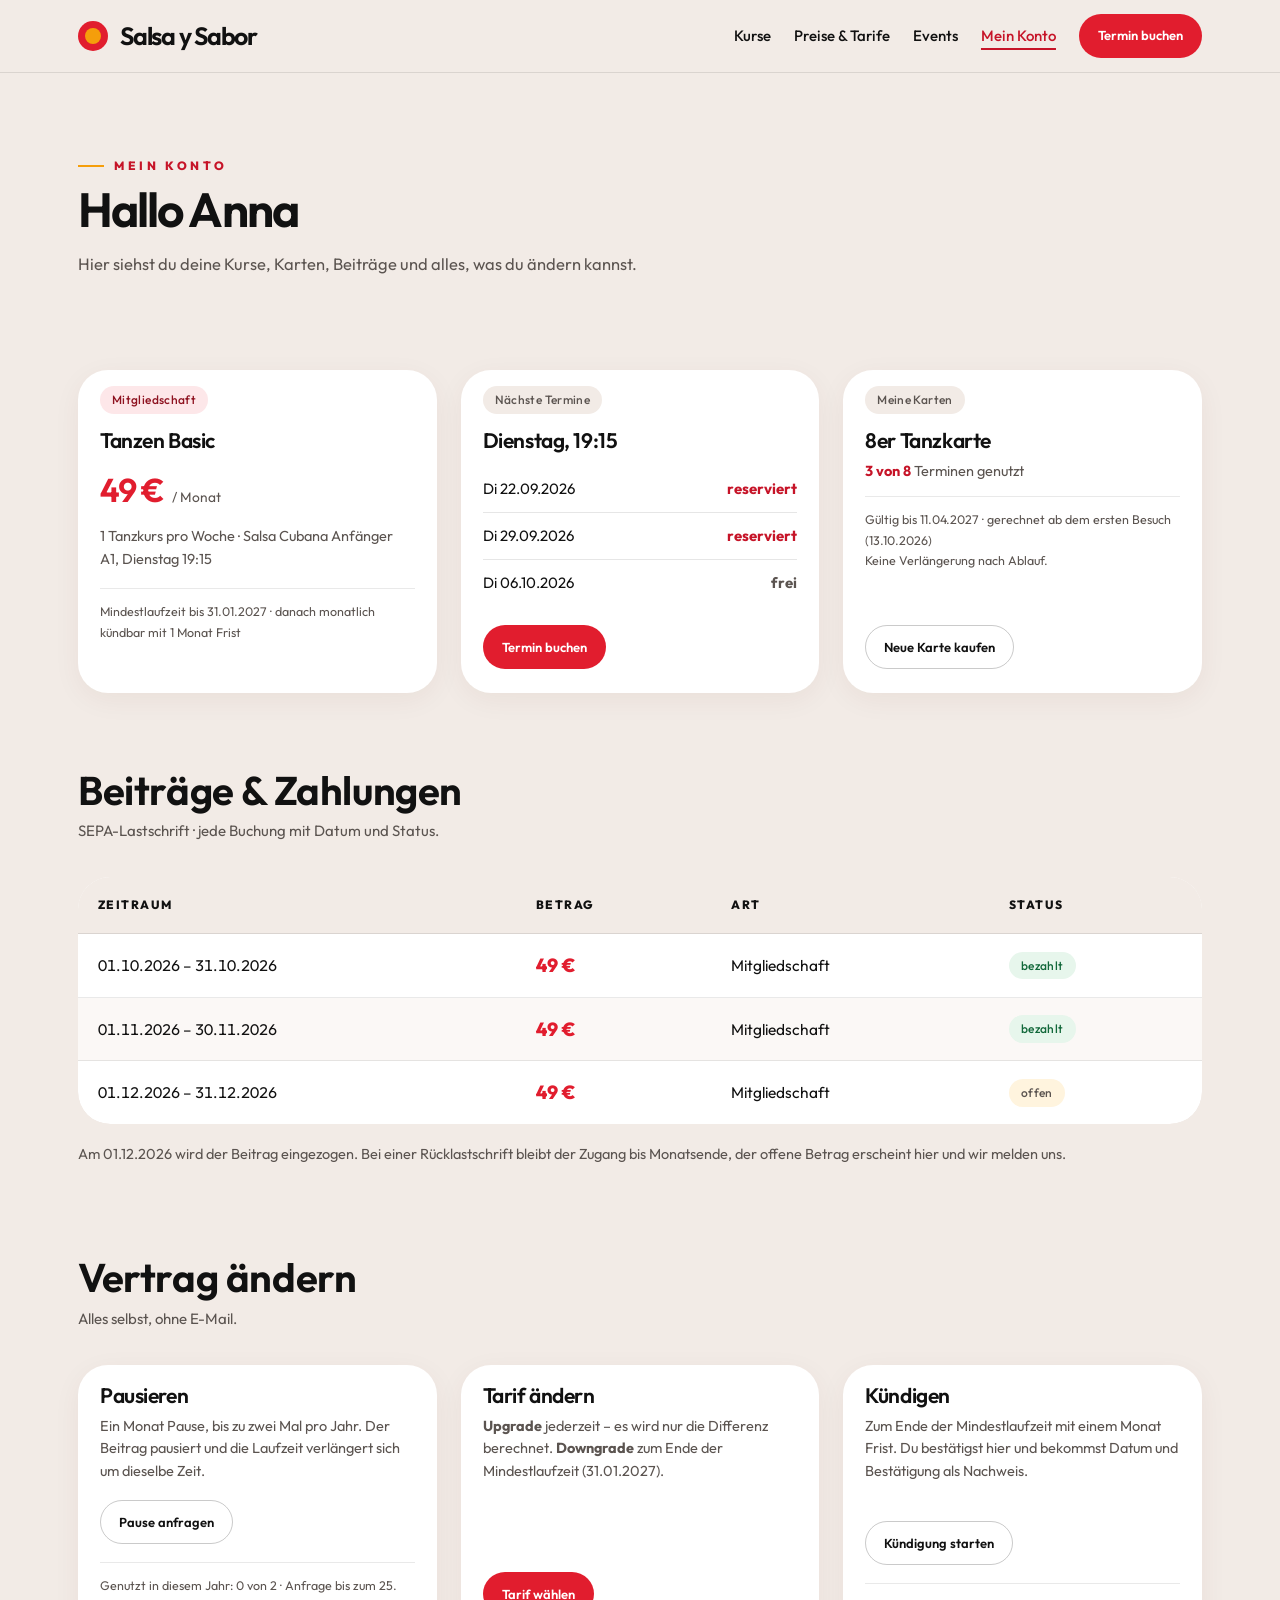
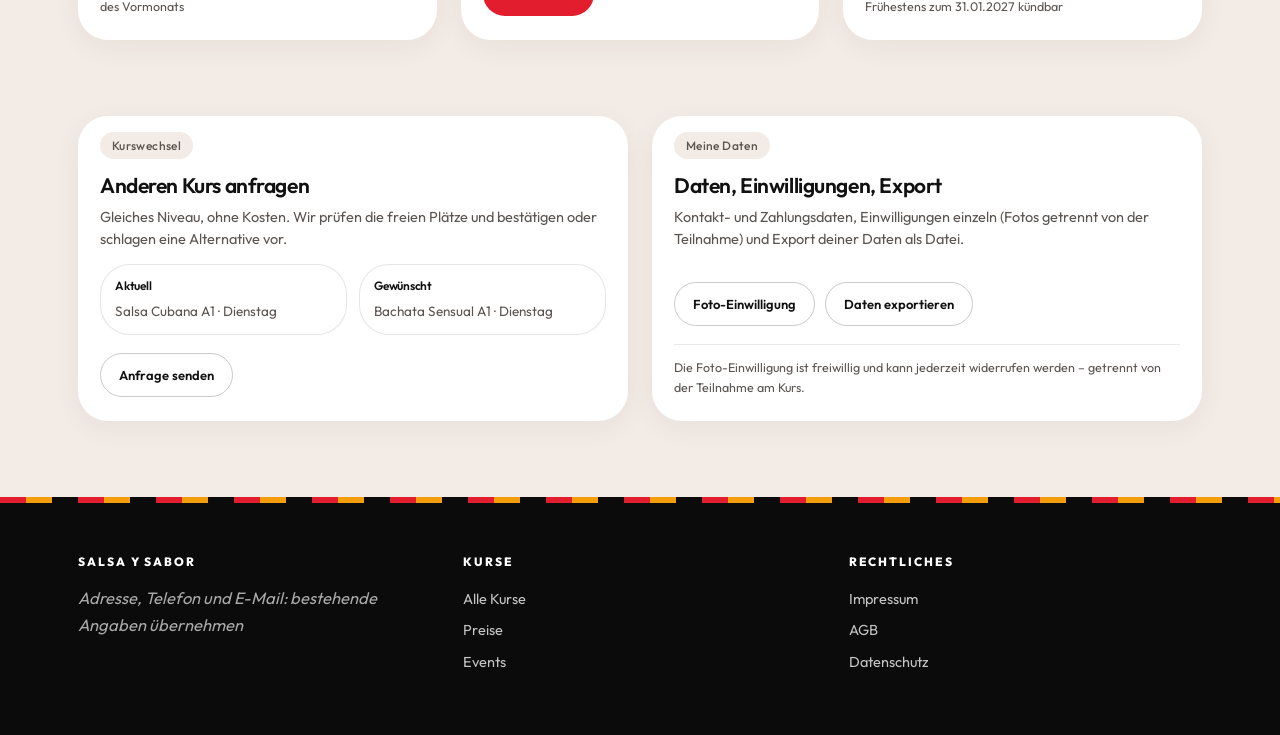
<file: konto.html>
<!doctype html>
<html lang="de">
<head>
<meta charset="utf-8">
<meta name="viewport" content="width=device-width, initial-scale=1">
<meta name="theme-color" content="#F2EBE6">
<title>Mein Konto — Salsa y Sabor</title>
<link rel="stylesheet" href="estilos.css?v=20260923-ritmo-suave">
</head>
<body class="suave">

<header class="top">
  <div class="wrap bar">
    <a class="brand" href="index.html"><span class="dot"></span> Salsa y Sabor</a>
    <nav class="nav desktop-nav" aria-label="Hauptnavigation">
      <a href="kurse.html">Kurse</a>
      <a href="preise.html">Preise &amp; Tarife</a>
      <a href="events.html">Events</a>
      <a href="konto.html" aria-current="page">Mein Konto</a>
      <a class="btn small" href="reservieren.html">Termin buchen</a>
    </nav>
    <details class="mobile-menu">
      <summary>Menü <span aria-hidden="true">☰</span></summary>
      <nav class="nav" aria-label="Mobile Navigation">
      <a href="kurse.html">Kurse</a>
      <a href="preise.html">Preise &amp; Tarife</a>
      <a href="events.html">Events</a>
      <a href="konto.html" aria-current="page">Mein Konto</a>
      <a class="btn small" href="reservieren.html">Termin buchen</a>
    </nav>
    </details>
  </div>
</header>

<main class="wrap">
  <section style="padding-bottom:0">
    <div class="kicker" style="color:var(--red-ink)">Mein Konto</div>
    <h1 style="margin-top:8px">Hallo Anna</h1>
    <p style="color:var(--muted)">Hier siehst du deine Kurse, Karten, Beiträge und alles, was du ändern kannst.</p>
  </section>

  <section>
    <div class="grid c3">
      <article class="card hard">
        <span class="tag red">Mitgliedschaft</span>
        <h3>Tanzen Basic</h3>
        <div class="price"><b>49 €</b><small>/ Monat</small></div>
        <p>1 Tanzkurs pro Woche · Salsa Cubana Anfänger A1, Dienstag 19:15</p>
        <div class="terms">Mindestlaufzeit bis 31.01.2027 · danach monatlich kündbar mit 1 Monat Frist</div>
      </article>

      <article class="card">
        <span class="tag">Nächste Termine</span>
        <h3>Dienstag, 19:15</h3>
        <ul class="when" style="color:var(--ink)">
          <li><span>Di 22.09.2026</span><span style="color:var(--red-ink)">reserviert</span></li>
          <li><span>Di 29.09.2026</span><span style="color:var(--red-ink)">reserviert</span></li>
          <li><span>Di 06.10.2026</span><span style="color:var(--muted)">frei</span></li>
        </ul>
        <p class="card-actions"><a class="btn small" href="reservieren.html">Termin buchen</a></p>
      </article>

      <article class="card">
        <span class="tag">Meine Karten</span>
        <h3>8er Tanzkarte</h3>
        <p><b style="color:var(--red-ink)">3 von 8</b> Terminen genutzt</p>
        <div class="terms">Gültig bis 11.04.2027 · gerechnet ab dem ersten Besuch (13.10.2026)<br>
          Keine Verlängerung nach Ablauf.</div>
        <p class="card-actions"><a class="btn small ghost" href="preise.html">Neue Karte kaufen</a></p>
      </article>
    </div>
  </section>

  <section style="padding-top:0">
    <div class="sec-head"><div><h2>Beiträge &amp; Zahlungen</h2>
      <p>SEPA-Lastschrift · jede Buchung mit Datum und Status.</p></div></div>
    <p class="table-hint" id="table-hint">Weitere Spalten: Tabelle seitlich verschieben →</p>
    <div class="table-scroll" role="region" aria-label="Beiträge und Zahlungen" aria-describedby="table-hint" tabindex="0">
    <table class="table">
      <thead><tr><th scope="col">Zeitraum</th><th scope="col">Betrag</th><th scope="col">Art</th><th scope="col">Status</th></tr></thead>
      <tbody>
        <tr><td>01.10.2026 – 31.10.2026</td><td><b>49 €</b></td><td>Mitgliedschaft</td>
          <td><span class="tag green" style="margin:0">bezahlt</span></td></tr>
        <tr><td>01.11.2026 – 30.11.2026</td><td><b>49 €</b></td><td>Mitgliedschaft</td>
          <td><span class="tag green" style="margin:0">bezahlt</span></td></tr>
        <tr><td>01.12.2026 – 31.12.2026</td><td><b>49 €</b></td><td>Mitgliedschaft</td>
          <td><span class="tag" style="margin:0;background:#FFF4DE;border-color:#F0D9A8">offen</span></td></tr>
      </tbody>
    </table>
    </div>
    <p class="note">Am 01.12.2026 wird der Beitrag eingezogen. Bei einer Rücklastschrift bleibt der Zugang
      bis Monatsende, der offene Betrag erscheint hier und wir melden uns.</p>
  </section>

  <section style="padding-top:0">
    <div class="sec-head"><div><h2>Vertrag ändern</h2><p>Alles selbst, ohne E-Mail.</p></div></div>
    <div class="grid c3">
      <article class="card"><h3>Pausieren</h3>
        <p>Ein Monat Pause, bis zu zwei Mal pro Jahr. Der Beitrag pausiert und die Laufzeit verlängert
          sich um dieselbe Zeit.</p>
        <p class="card-actions"><a class="btn small ghost" href="#">Pause anfragen</a></p>
        <div class="terms">Genutzt in diesem Jahr: 0 von 2 · Anfrage bis zum 25. des Vormonats</div></article>

      <article class="card"><h3>Tarif ändern</h3>
        <p><b>Upgrade</b> jederzeit – es wird nur die Differenz berechnet.
          <b>Downgrade</b> zum Ende der Mindestlaufzeit (31.01.2027).</p>
        <p class="card-actions"><a class="btn small" href="preise.html">Tarif wählen</a></p></article>

      <article class="card"><h3>Kündigen</h3>
        <p>Zum Ende der Mindestlaufzeit mit einem Monat Frist. Du bestätigst hier und bekommst Datum und
          Bestätigung als Nachweis.</p>
        <p class="card-actions"><a class="btn small ghost" href="#">Kündigung starten</a></p>
        <div class="terms">Frühestens zum 31.01.2027 kündbar</div></article>
    </div>
  </section>

  <section style="padding-top:0">
    <div class="grid c2">
      <article class="card"><span class="tag">Kurswechsel</span><h3>Anderen Kurs anfragen</h3>
        <p>Gleiches Niveau, ohne Kosten. Wir prüfen die freien Plätze und bestätigen oder schlagen eine
          Alternative vor.</p>
        <div class="grid facts-grid" style="margin-top:14px;gap:12px">
          <div class="callout" style="padding:12px 14px"><h3 style="font-size:12px">Aktuell</h3>
            <p style="font-size:13.5px">Salsa Cubana A1 · Dienstag</p></div>
          <div class="callout" style="padding:12px 14px"><h3 style="font-size:12px">Gewünscht</h3>
            <p style="font-size:13.5px">Bachata Sensual A1 · Dienstag</p></div>
        </div>
        <p class="card-actions"><a class="btn small ghost" href="#">Anfrage senden</a></p></article>

      <article class="card"><span class="tag">Meine Daten</span><h3>Daten, Einwilligungen, Export</h3>
        <p>Kontakt- und Zahlungsdaten, Einwilligungen einzeln (Fotos getrennt von der Teilnahme) und
          Export deiner Daten als Datei.</p>
        <p class="card-actions">
          <a class="btn small ghost" href="#">Foto-Einwilligung</a>
          <a class="btn small ghost" href="#">Daten exportieren</a></p>
        <div class="terms">Die Foto-Einwilligung ist freiwillig und kann jederzeit widerrufen werden –
          getrennt von der Teilnahme am Kurs.</div></article>
    </div>
  </section>
</main>

<div class="stripe"></div>
<footer>
  <div class="wrap cols">
    <div><h4>Salsa y Sabor</h4><p class="ph">Adresse, Telefon und E-Mail: bestehende Angaben übernehmen</p></div>
    <div><h4>Kurse</h4><a href="kurse.html">Alle Kurse</a><a href="preise.html">Preise</a>
      <a href="events.html">Events</a></div>
    <div><h4>Rechtliches</h4><a href="legales.html#impressum">Impressum</a><a href="legales.html#agb">AGB</a>
      <a href="legales.html#datenschutz">Datenschutz</a></div>
  </div>
</footer>
</body>
</html>
</file>
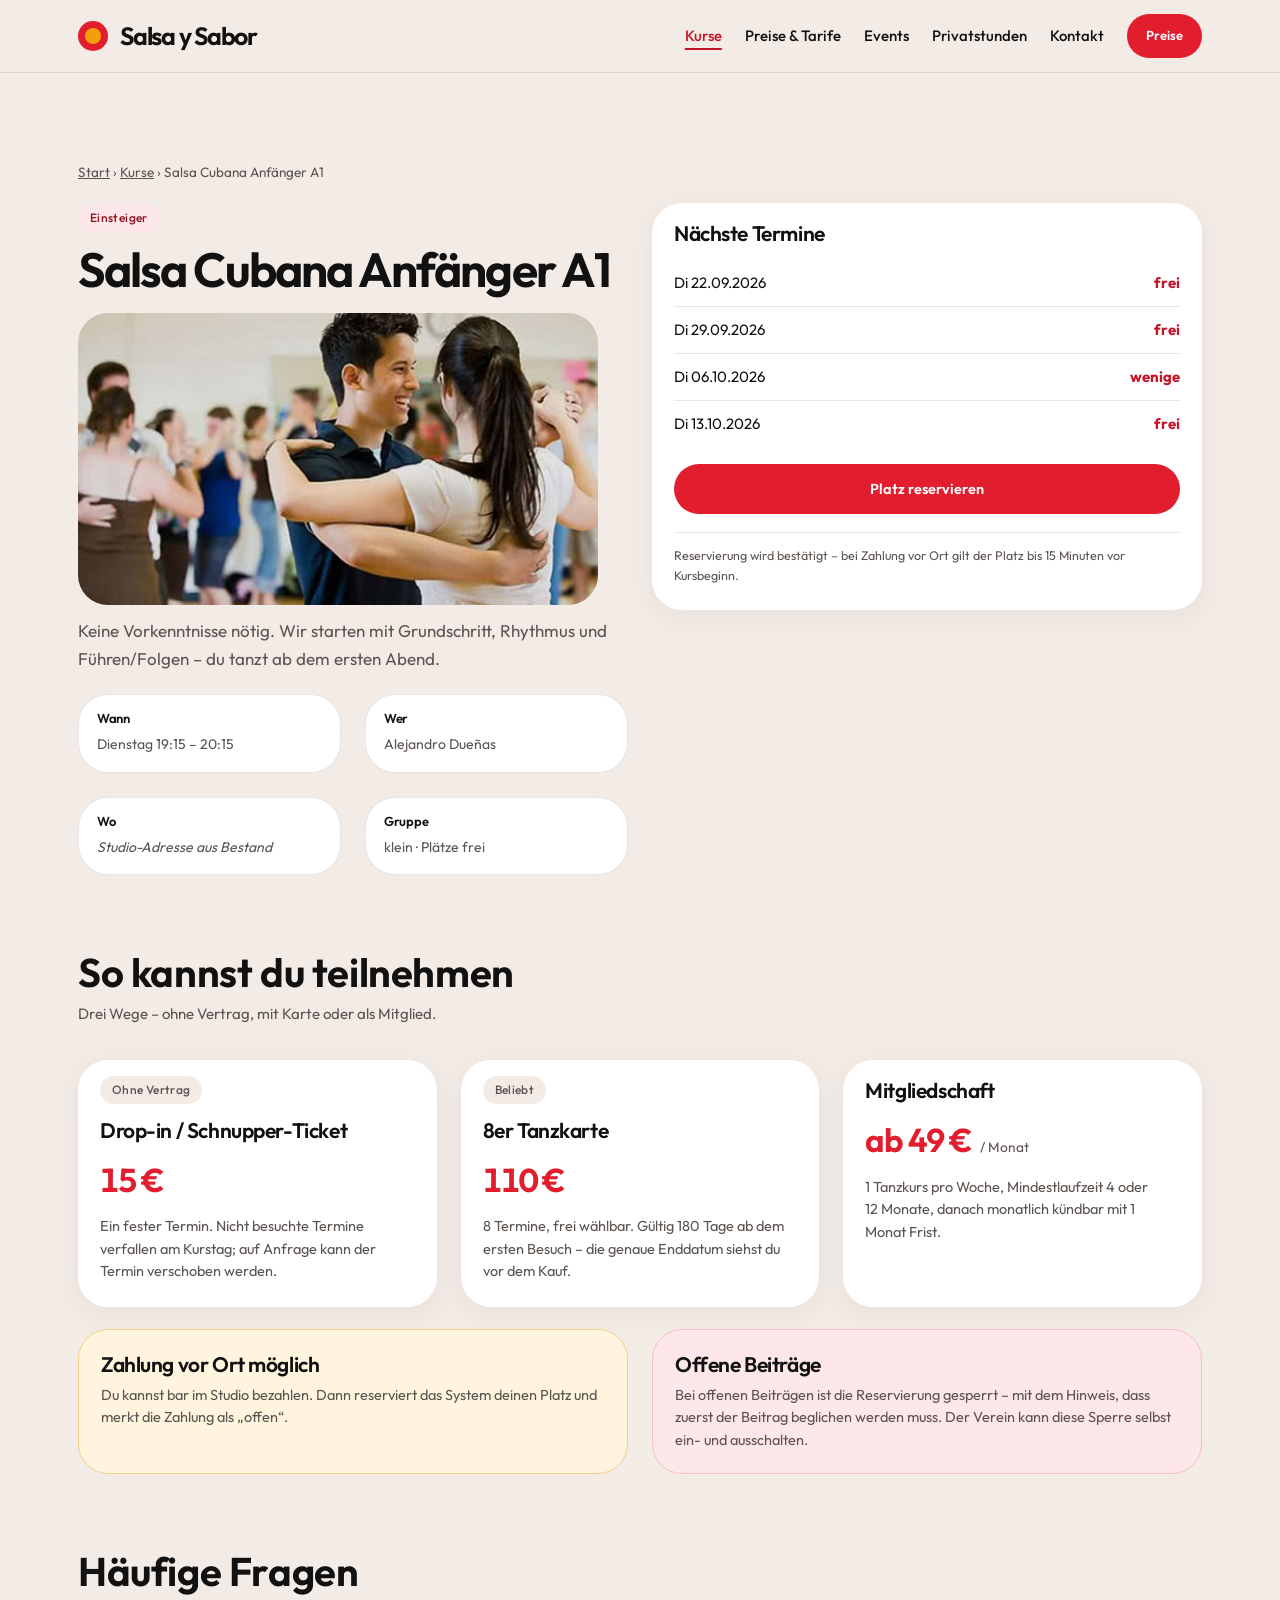
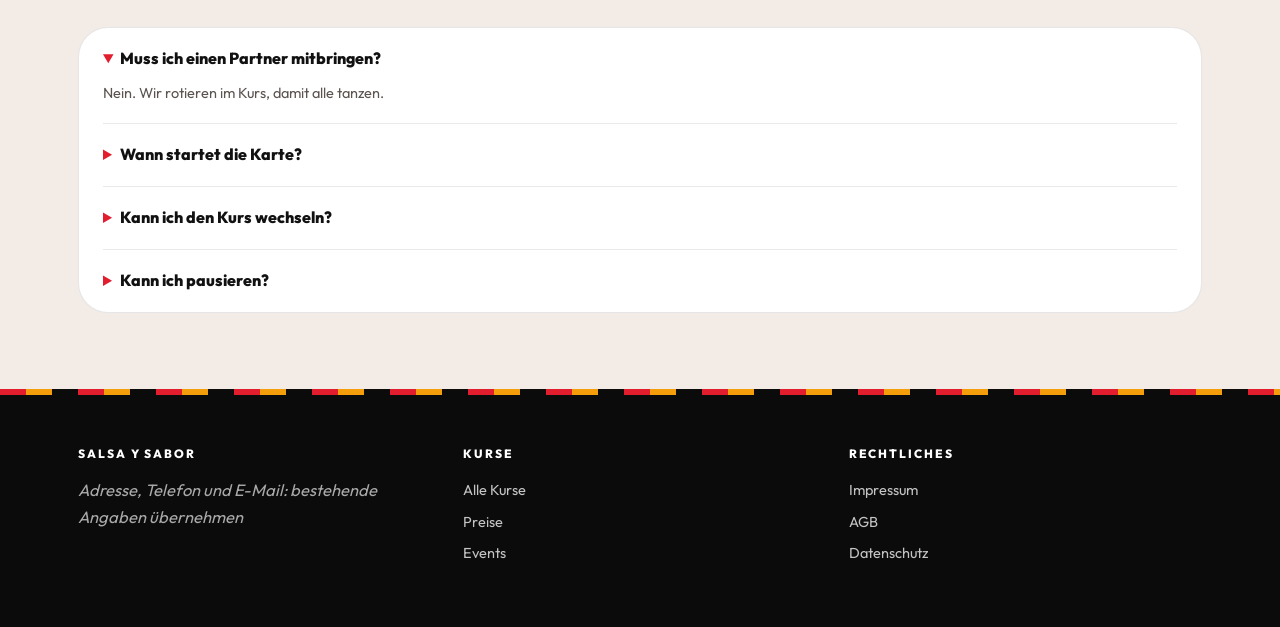
<file: kurs-detail.html>
<!doctype html>
<html lang="de">
<head>
<meta charset="utf-8">
<meta name="viewport" content="width=device-width, initial-scale=1">
<meta name="theme-color" content="#F2EBE6">
<title>Salsa Cubana Anfänger A1 — Salsa y Sabor</title>
<link rel="stylesheet" href="estilos.css?v=20260923-ritmo-suave">
</head>
<body class="suave">

<header class="top">
  <div class="wrap bar">
    <a class="brand" href="index.html"><span class="dot"></span> Salsa y Sabor</a>
    <nav class="nav desktop-nav" aria-label="Hauptnavigation">
      <a href="kurse.html" aria-current="page">Kurse</a>
      <a href="preise.html">Preise &amp; Tarife</a>
      <a href="events.html">Events</a>
      <a href="index.html#service">Privatstunden</a>
      <a href="kontakt.html">Kontakt</a>
      <a class="btn small" href="preise.html">Preise</a>
    </nav>
    <details class="mobile-menu">
      <summary>Menü <span aria-hidden="true">☰</span></summary>
      <nav class="nav" aria-label="Mobile Navigation">
      <a href="kurse.html" aria-current="page">Kurse</a>
      <a href="preise.html">Preise &amp; Tarife</a>
      <a href="events.html">Events</a>
      <a href="index.html#service">Privatstunden</a>
      <a href="kontakt.html">Kontakt</a>
      <a class="btn small" href="preise.html">Preise</a>
    </nav>
    </details>
  </div>
</header>

<main class="wrap">
  <section style="padding-bottom:0">
    <p style="font-size:13.5px;color:var(--muted)"><a href="index.html" style="color:inherit">Start</a>
      › <a href="kurse.html" style="color:inherit">Kurse</a> › Salsa Cubana Anfänger A1</p>

    <div class="grid c2" style="margin-top:20px;align-items:start">
      <div>
        <span class="tag red">Einsteiger</span>
        <h1>Salsa Cubana Anfänger A1</h1>
        <img loading="lazy" decoding="async" class="cover-sm" src="img/kurs-salsa-a1.jpg" width="500" height="300" alt="Salsa Cubana Anfänger A1"
             style="margin:18px 0 6px">
        <p style="color:var(--muted);font-size:17px;margin-top:12px">Keine Vorkenntnisse nötig.
          Wir starten mit Grundschritt, Rhythmus und Führen/Folgen – du tanzt ab dem ersten Abend.</p>

        <div class="grid facts-grid" style="margin-top:22px">
          <div class="callout" style="padding:16px 18px"><h3 style="font-size:13px">Wann</h3>
            <p style="font-size:14px">Dienstag 19:15 – 20:15</p></div>
          <div class="callout" style="padding:16px 18px"><h3 style="font-size:13px">Wer</h3>
            <p style="font-size:14px">Alejandro Dueñas</p></div>
          <div class="callout" style="padding:16px 18px"><h3 style="font-size:13px">Wo</h3>
            <p class="ph" style="font-size:14px">Studio-Adresse aus Bestand</p></div>
          <div class="callout" style="padding:16px 18px"><h3 style="font-size:13px">Gruppe</h3>
            <p style="font-size:14px">klein · Plätze frei</p></div>
        </div>
      </div>

      <aside class="card hard">
        <h3>Nächste Termine</h3>
        <ul class="when" style="color:var(--ink)">
          <li><span>Di 22.09.2026</span><span style="color:var(--red-ink)">frei</span></li>
          <li><span>Di 29.09.2026</span><span style="color:var(--red-ink)">frei</span></li>
          <li><span>Di 06.10.2026</span><span style="color:var(--red-ink)">wenige</span></li>
          <li><span>Di 13.10.2026</span><span style="color:var(--red-ink)">frei</span></li>
        </ul>
        <p style="margin-top:16px"><a class="btn" href="reservieren.html" style="width:100%;text-align:center">
          Platz reservieren</a></p>
        <div class="terms">Reservierung wird bestätigt – bei Zahlung vor Ort gilt der Platz bis 15 Minuten
          vor Kursbeginn.</div>
      </aside>
    </div>
  </section>

  <section id="reservieren">
    <div class="sec-head"><div><h2>So kannst du teilnehmen</h2>
      <p>Drei Wege – ohne Vertrag, mit Karte oder als Mitglied.</p></div></div>
    <div class="grid c3">
      <article class="card"><span class="tag">Ohne Vertrag</span><h3>Drop-in / Schnupper-Ticket</h3>
        <div class="price"><b>15 €</b></div>
        <p>Ein fester Termin. Nicht besuchte Termine verfallen am Kurstag; auf Anfrage kann der Termin
          verschoben werden.</p></article>
      <article class="card"><span class="tag">Beliebt</span><h3>8er Tanzkarte</h3>
        <div class="price"><b>110 €</b></div>
        <p>8 Termine, frei wählbar. Gültig 180 Tage ab dem ersten Besuch – die genaue Enddatum siehst du
          vor dem Kauf.</p></article>
      <article class="card"><h3>Mitgliedschaft</h3>
        <div class="price"><b>ab 49 €</b><small>/ Monat</small></div>
        <p>1 Tanzkurs pro Woche, Mindestlaufzeit 4 oder 12 Monate, danach monatlich kündbar mit 1 Monat
          Frist.</p></article>
    </div>

    <div class="grid c2" style="margin-top:22px">
      <div class="callout amber"><h3>Zahlung vor Ort möglich</h3>
        <p>Du kannst bar im Studio bezahlen. Dann reserviert das System deinen Platz und merkt die Zahlung
          als „offen“.</p></div>
      <div class="callout red"><h3>Offene Beiträge</h3>
        <p>Bei offenen Beiträgen ist die Reservierung gesperrt – mit dem Hinweis, dass zuerst der Beitrag
          beglichen werden muss. Der Verein kann diese Sperre selbst ein- und ausschalten.</p></div>
    </div>
  </section>

  <section style="padding-top:0">
    <div class="sec-head"><div><h2>Häufige Fragen</h2></div></div>
    <div class="faq">
      <details open><summary>Muss ich einen Partner mitbringen?</summary>
        <p>Nein. Wir rotieren im Kurs, damit alle tanzen.</p></details>
      <details><summary>Wann startet die Karte?</summary>
        <p>Immer beim ersten Besuch – nicht beim Kauf. So verlierst du keine Zeit.</p></details>
      <details><summary>Kann ich den Kurs wechseln?</summary>
        <p>Ja, innerhalb desselben Niveaus und wenn im anderen Kurs ein Platz frei ist. Du stellst die
          Anfrage in deinem Konto, wir bestätigen sie.</p></details>
      <details><summary>Kann ich pausieren?</summary>
        <p>Ja, bis zu zwei Mal pro Jahr für jeweils einen Monat. Die Laufzeit verlängert sich entsprechend.</p></details>
    </div>
  </section>
</main>

<div class="stripe"></div>
<footer>
  <div class="wrap cols">
    <div><h4>Salsa y Sabor</h4><p class="ph">Adresse, Telefon und E-Mail: bestehende Angaben übernehmen</p></div>
    <div><h4>Kurse</h4><a href="kurse.html">Alle Kurse</a><a href="preise.html">Preise</a>
      <a href="events.html">Events</a></div>
    <div><h4>Rechtliches</h4><a href="legales.html#impressum">Impressum</a><a href="legales.html#agb">AGB</a>
      <a href="legales.html#datenschutz">Datenschutz</a></div>
  </div>
</footer>
</body>
</html>
</file>
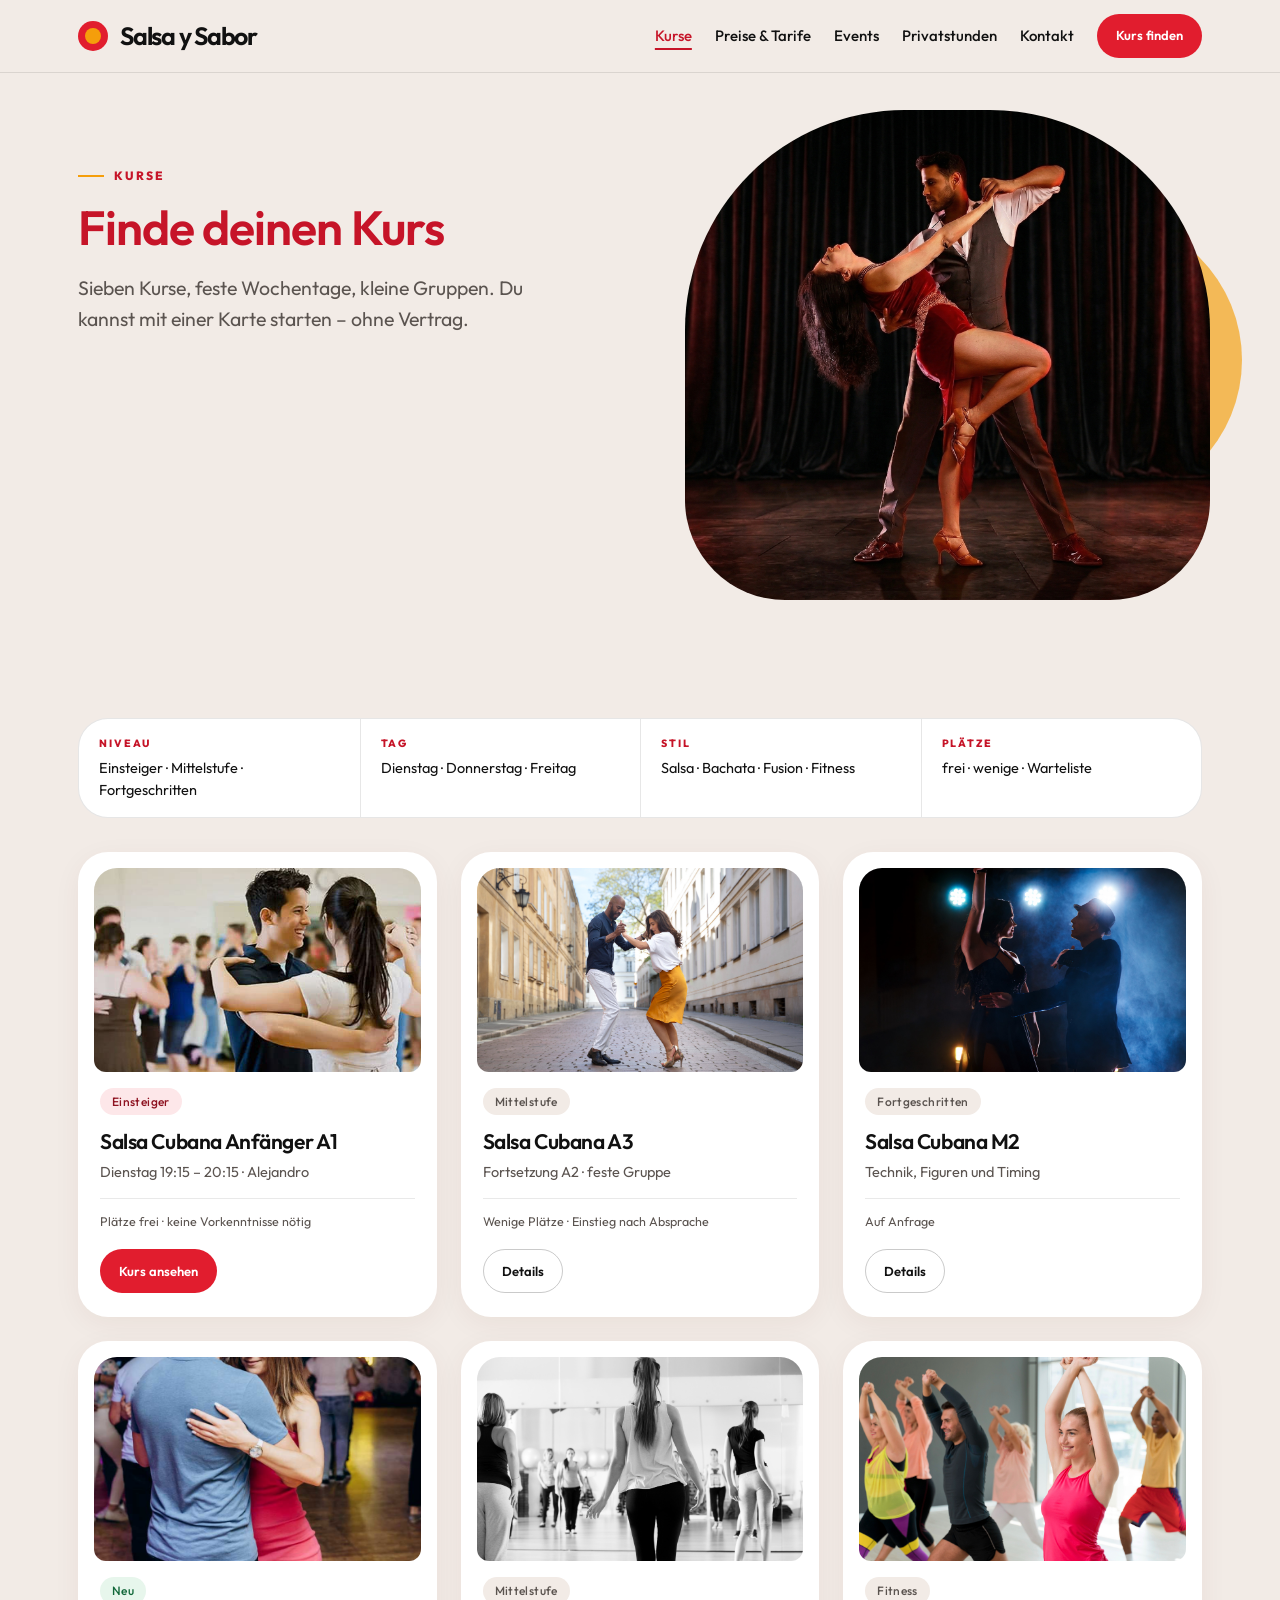
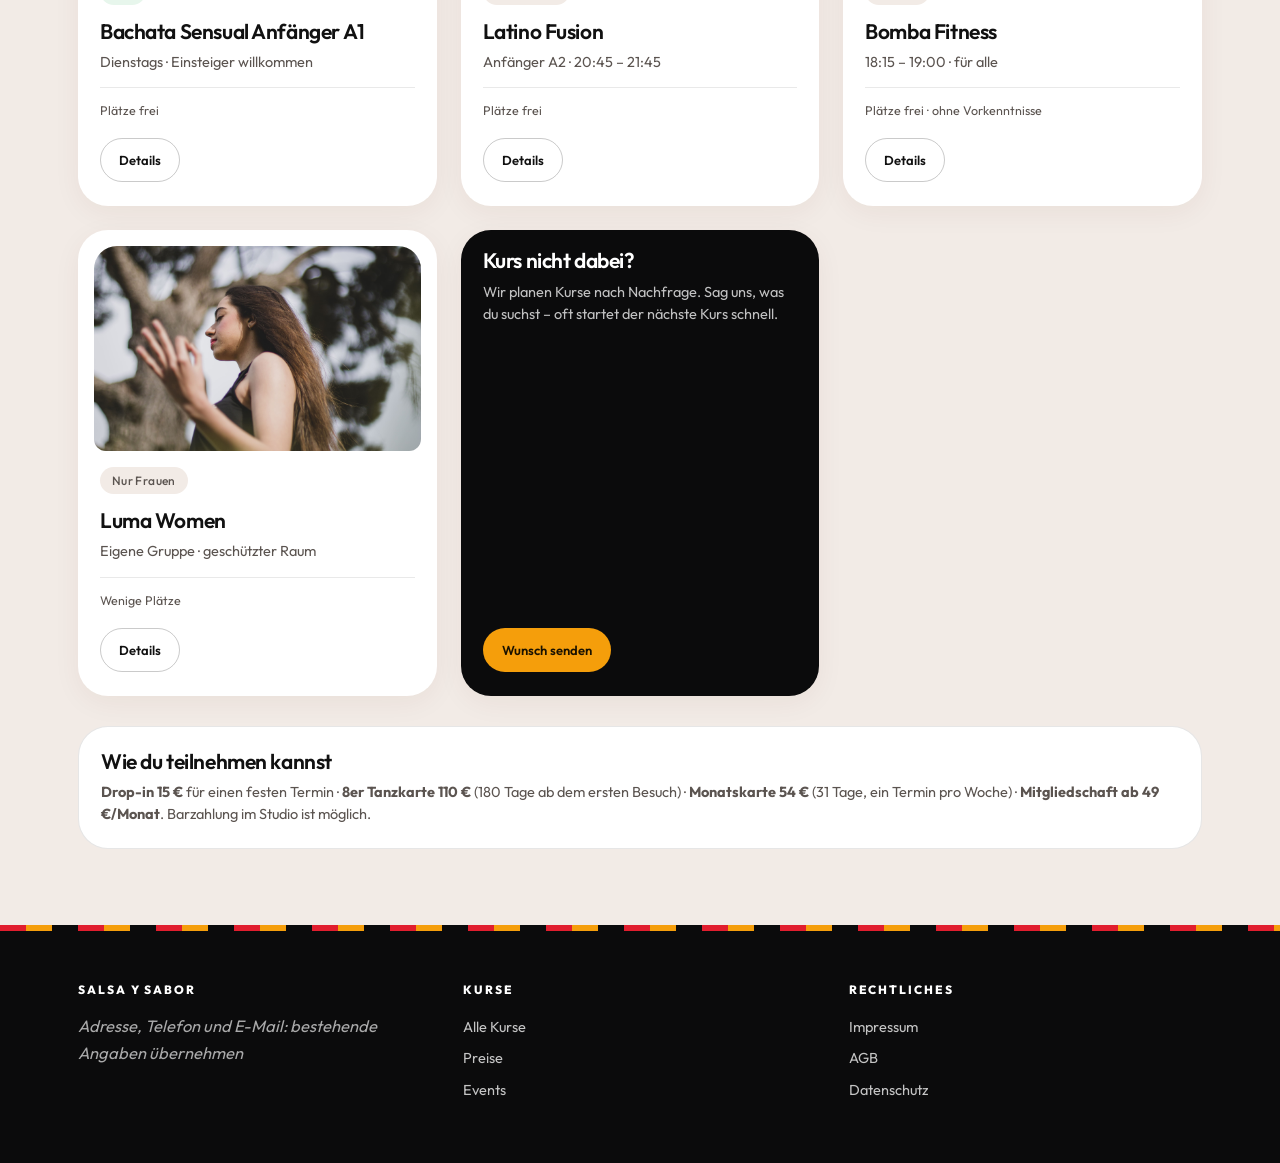
<file: kurse.html>
<!doctype html>
<html lang="de">
<head>
<meta charset="utf-8">
<meta name="viewport" content="width=device-width, initial-scale=1">
<meta name="theme-color" content="#F2EBE6">
<title>Kurse — Salsa y Sabor Oldenburg</title>
<link rel="stylesheet" href="estilos.css?v=20260923-ritmo-suave">
</head>
<body class="suave">

<header class="top">
  <div class="wrap bar">
    <a class="brand" href="index.html"><span class="dot"></span> Salsa y Sabor</a>
    <nav class="nav desktop-nav" aria-label="Hauptnavigation">
      <a href="kurse.html" aria-current="page">Kurse</a>
      <a href="preise.html">Preise &amp; Tarife</a>
      <a href="events.html">Events</a>
      <a href="index.html#service">Privatstunden</a>
      <a href="kontakt.html">Kontakt</a>
      <a class="btn small" href="#kurse">Kurs finden</a>
    </nav>
    <details class="mobile-menu">
      <summary>Menü <span aria-hidden="true">☰</span></summary>
      <nav class="nav" aria-label="Mobile Navigation">
      <a href="kurse.html" aria-current="page">Kurse</a>
      <a href="preise.html">Preise &amp; Tarife</a>
      <a href="events.html">Events</a>
      <a href="index.html#service">Privatstunden</a>
      <a href="kontakt.html">Kontakt</a>
      <a class="btn small" href="#kurse">Kurs finden</a>
    </nav>
    </details>
  </div>
</header>

<div class="stage photo">
  <div class="shapes"><i class="s1"></i><i class="s2"></i><i class="s3"></i></div>
  <div class="wrap inner inner-compact">
    <div class="kicker">Kurse</div>
    <h1>Finde deinen Kurs</h1>
    <p>Sieben Kurse, feste Wochentage, kleine Gruppen. Du kannst mit einer Karte starten –
       ohne Vertrag.</p>
  </div>
</div>

<main class="wrap" id="kurse">
  <section>
    <div class="spec-grid">
      <div class="spec"><span class="spec-label">Niveau</span><p>Einsteiger · Mittelstufe · Fortgeschritten</p></div>
      <div class="spec"><span class="spec-label">Tag</span><p>Dienstag · Donnerstag · Freitag</p></div>
      <div class="spec"><span class="spec-label">Stil</span><p>Salsa · Bachata · Fusion · Fitness</p></div>
      <div class="spec"><span class="spec-label">Plätze</span><p>frei · wenige · Warteliste</p></div>
    </div>

    <div class="grid c3">
      <article class="card hard"><div class="ph-img" style="background-image:url('img/kurs-salsa-a1.jpg')"></div>
        <span class="tag red">Einsteiger</span>
        <h3>Salsa Cubana Anfänger A1</h3>
        <p>Dienstag 19:15 – 20:15 · Alejandro</p>
        <div class="terms">Plätze frei · keine Vorkenntnisse nötig</div>
        <p class="card-actions"><a class="btn small" href="kurs-detail.html">Kurs ansehen</a></p>
      </article>

      <article class="card"><div class="ph-img" style="background-image:url('img/kurs-salsa-a3.jpg')"></div>
        <span class="tag">Mittelstufe</span>
        <h3>Salsa Cubana A3</h3>
        <p>Fortsetzung A2 · feste Gruppe</p>
        <div class="terms">Wenige Plätze · Einstieg nach Absprache</div>
        <p class="card-actions"><a class="btn small ghost" href="kurs-detail.html">Details</a></p>
      </article>

      <article class="card"><div class="ph-img" style="background-image:url('img/kurs-salsa-m2.jpg')"></div>
        <span class="tag">Fortgeschritten</span>
        <h3>Salsa Cubana M2</h3>
        <p>Technik, Figuren und Timing</p>
        <div class="terms">Auf Anfrage</div>
        <p class="card-actions"><a class="btn small ghost" href="kurs-detail.html">Details</a></p>
      </article>

      <article class="card"><div class="ph-img" style="background-image:url('img/kurs-bachata-a1.jpg')"></div>
        <span class="tag green">Neu</span>
        <h3>Bachata Sensual Anfänger A1</h3>
        <p>Dienstags · Einsteiger willkommen</p>
        <div class="terms">Plätze frei</div>
        <p class="card-actions"><a class="btn small ghost" href="kurs-detail.html">Details</a></p>
      </article>

      <article class="card"><div class="ph-img" style="background-image:url('img/kurs-latino-fusion.jpg')"></div>
        <span class="tag">Mittelstufe</span>
        <h3>Latino Fusion</h3>
        <p>Anfänger A2 · 20:45 – 21:45</p>
        <div class="terms">Plätze frei</div>
        <p class="card-actions"><a class="btn small ghost" href="kurs-detail.html">Details</a></p>
      </article>

      <article class="card"><div class="ph-img" style="background-image:url('img/kurs-bomba-fitness.jpg')"></div>
        <span class="tag">Fitness</span>
        <h3>Bomba Fitness</h3>
        <p>18:15 – 19:00 · für alle</p>
        <div class="terms">Plätze frei · ohne Vorkenntnisse</div>
        <p class="card-actions"><a class="btn small ghost" href="kurs-detail.html">Details</a></p>
      </article>

      <article class="card"><div class="ph-img" style="background-image:url('img/kurs-luma-women.jpg')"></div>
        <span class="tag">Nur Frauen</span>
        <h3>Luma Women</h3>
        <p>Eigene Gruppe · geschützter Raum</p>
        <div class="terms">Wenige Plätze</div>
        <p class="card-actions"><a class="btn small ghost" href="kurs-detail.html">Details</a></p>
      </article>

      <article class="card" style="background:var(--black);color:#fff;border-color:var(--ink)">
        <h3 style="color:#fff">Kurs nicht dabei?</h3>
        <p style="color:rgba(255,255,255,.75)">Wir planen Kurse nach Nachfrage. Sag uns, was du
          suchst – oft startet der nächste Kurs schnell.</p>
        <p class="card-actions"><a class="btn amber small" href="kontakt.html">Wunsch senden</a></p>
      </article>
    </div>

    <div class="callout" style="margin-top:30px">
      <h3>Wie du teilnehmen kannst</h3>
      <p><b>Drop-in 15 €</b> für einen festen Termin · <b>8er Tanzkarte 110 €</b> (180 Tage ab dem
        ersten Besuch) · <b>Monatskarte 54 €</b> (31 Tage, ein Termin pro Woche) ·
        <b>Mitgliedschaft ab 49 €/Monat</b>. Barzahlung im Studio ist möglich.</p>
    </div>
  </section>
</main>

<div class="stripe"></div>
<footer>
  <div class="wrap cols">
    <div><h4>Salsa y Sabor</h4><p class="ph">Adresse, Telefon und E-Mail: bestehende Angaben übernehmen</p></div>
    <div><h4>Kurse</h4><a href="kurse.html">Alle Kurse</a><a href="preise.html">Preise</a>
      <a href="events.html">Events</a></div>
    <div><h4>Rechtliches</h4><a href="legales.html#impressum">Impressum</a><a href="legales.html#agb">AGB</a>
      <a href="legales.html#datenschutz">Datenschutz</a></div>
  </div>
</footer>
</body>
</html>
</file>
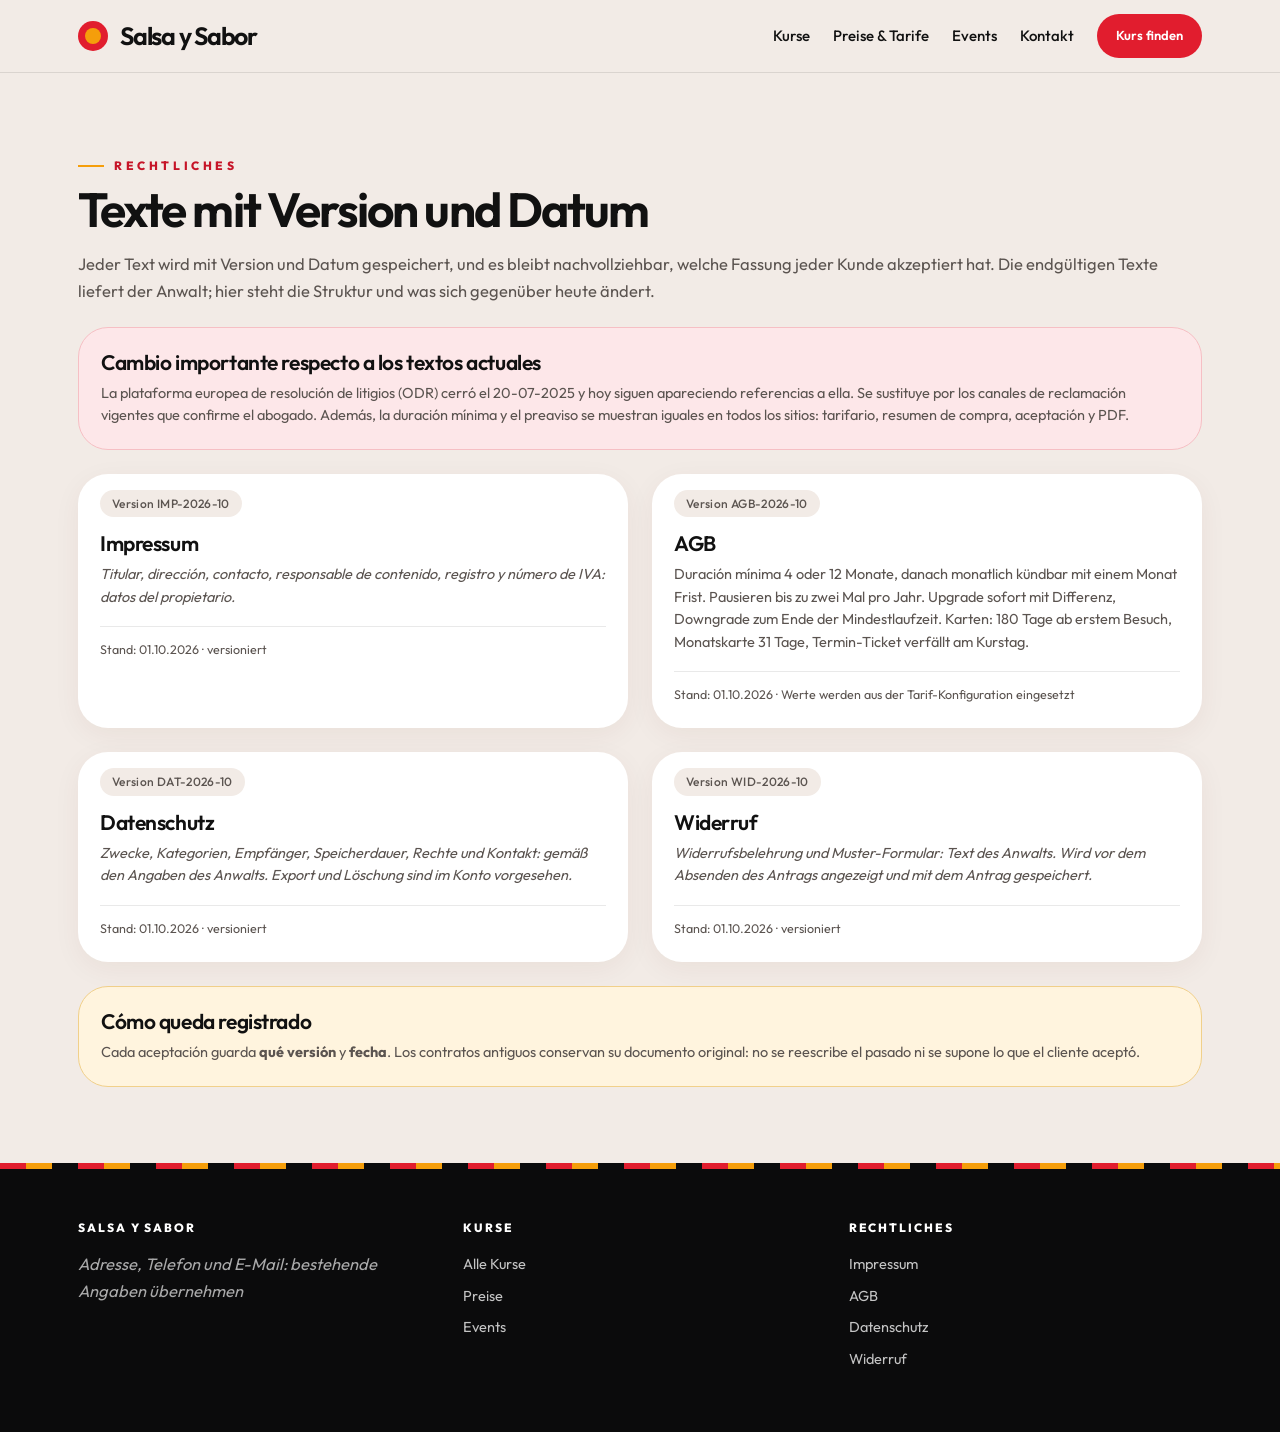
<file: legales.html>
<!doctype html>
<html lang="de">
<head>
<meta charset="utf-8">
<meta name="viewport" content="width=device-width, initial-scale=1">
<meta name="theme-color" content="#F2EBE6">
<title>Impressum, AGB, Datenschutz, Widerruf — Salsa y Sabor</title>
<link rel="stylesheet" href="estilos.css?v=20260923-ritmo-suave">
</head>
<body class="suave">

<header class="top">
  <div class="wrap bar">
    <a class="brand" href="index.html"><span class="dot"></span> Salsa y Sabor</a>
    <nav class="nav desktop-nav" aria-label="Hauptnavigation">
      <a href="kurse.html">Kurse</a>
      <a href="preise.html">Preise &amp; Tarife</a>
      <a href="events.html">Events</a>
      <a href="kontakt.html">Kontakt</a>
      <a class="btn small" href="kurse.html">Kurs finden</a>
    </nav>
    <details class="mobile-menu">
      <summary>Menü <span aria-hidden="true">☰</span></summary>
      <nav class="nav" aria-label="Mobile Navigation">
      <a href="kurse.html">Kurse</a>
      <a href="preise.html">Preise &amp; Tarife</a>
      <a href="events.html">Events</a>
      <a href="kontakt.html">Kontakt</a>
      <a class="btn small" href="kurse.html">Kurs finden</a>
    </nav>
    </details>
  </div>
</header>

<main class="wrap">
  <section>
    <div class="kicker" style="color:var(--red-ink)">Rechtliches</div>
    <h1 style="margin-top:8px">Texte mit Version und Datum</h1>
    <p style="color:var(--muted)">Jeder Text wird mit Version und Datum gespeichert, und es bleibt
      nachvollziehbar, welche Fassung jeder Kunde akzeptiert hat. Die endgültigen Texte liefert der
      Anwalt; hier steht die Struktur und was sich gegenüber heute ändert.</p>

    <div class="callout red" style="margin-top:22px">
      <h3>Cambio importante respecto a los textos actuales</h3>
      <p>La plataforma europea de resolución de litigios (ODR) cerró el 20-07-2025 y hoy siguen
        apareciendo referencias a ella. Se sustituye por los canales de reclamación vigentes que confirme
        el abogado. Además, la duración mínima y el preaviso se muestran iguales en todos los sitios:
        tarifario, resumen de compra, aceptación y PDF.</p>
    </div>

    <div class="grid c2" style="margin-top:24px">
      <article class="card" id="impressum"><span class="tag">Version IMP-2026-10</span><h3>Impressum</h3>
        <p class="ph">Titular, dirección, contacto, responsable de contenido, registro y número de IVA:
          datos del propietario.</p>
        <div class="terms">Stand: 01.10.2026 · versioniert</div></article>

      <article class="card" id="agb"><span class="tag">Version AGB-2026-10</span><h3>AGB</h3>
        <p>Duración mínima 4 oder 12 Monate, danach monatlich kündbar mit einem Monat Frist. Pausieren bis
          zu zwei Mal pro Jahr. Upgrade sofort mit Differenz, Downgrade zum Ende der Mindestlaufzeit.
          Karten: 180 Tage ab erstem Besuch, Monatskarte 31 Tage, Termin-Ticket verfällt am Kurstag.</p>
        <div class="terms">Stand: 01.10.2026 · Werte werden aus der Tarif-Konfiguration eingesetzt</div></article>

      <article class="card" id="datenschutz"><span class="tag">Version DAT-2026-10</span><h3>Datenschutz</h3>
        <p class="ph">Zwecke, Kategorien, Empfänger, Speicherdauer, Rechte und Kontakt: gemäß den Angaben
          des Anwalts. Export und Löschung sind im Konto vorgesehen.</p>
        <div class="terms">Stand: 01.10.2026 · versioniert</div></article>

      <article class="card" id="widerruf"><span class="tag">Version WID-2026-10</span><h3>Widerruf</h3>
        <p class="ph">Widerrufsbelehrung und Muster-Formular: Text des Anwalts. Wird vor dem Absenden des
          Antrags angezeigt und mit dem Antrag gespeichert.</p>
        <div class="terms">Stand: 01.10.2026 · versioniert</div></article>
    </div>

    <div class="callout amber" style="margin-top:24px">
      <h3>Cómo queda registrado</h3>
      <p>Cada aceptación guarda <b>qué versión</b> y <b>fecha</b>. Los contratos antiguos conservan su
        documento original: no se reescribe el pasado ni se supone lo que el cliente aceptó.</p>
    </div>
  </section>
</main>

<div class="stripe"></div>
<footer>
  <div class="wrap cols">
    <div><h4>Salsa y Sabor</h4><p class="ph">Adresse, Telefon und E-Mail: bestehende Angaben übernehmen</p></div>
    <div><h4>Kurse</h4><a href="kurse.html">Alle Kurse</a><a href="preise.html">Preise</a>
      <a href="events.html">Events</a></div>
    <div><h4>Rechtliches</h4><a href="legales.html#impressum">Impressum</a><a href="legales.html#agb">AGB</a>
      <a href="legales.html#datenschutz">Datenschutz</a><a href="legales.html#widerruf">Widerruf</a></div>
  </div>
</footer>
</body>
</html>
</file>
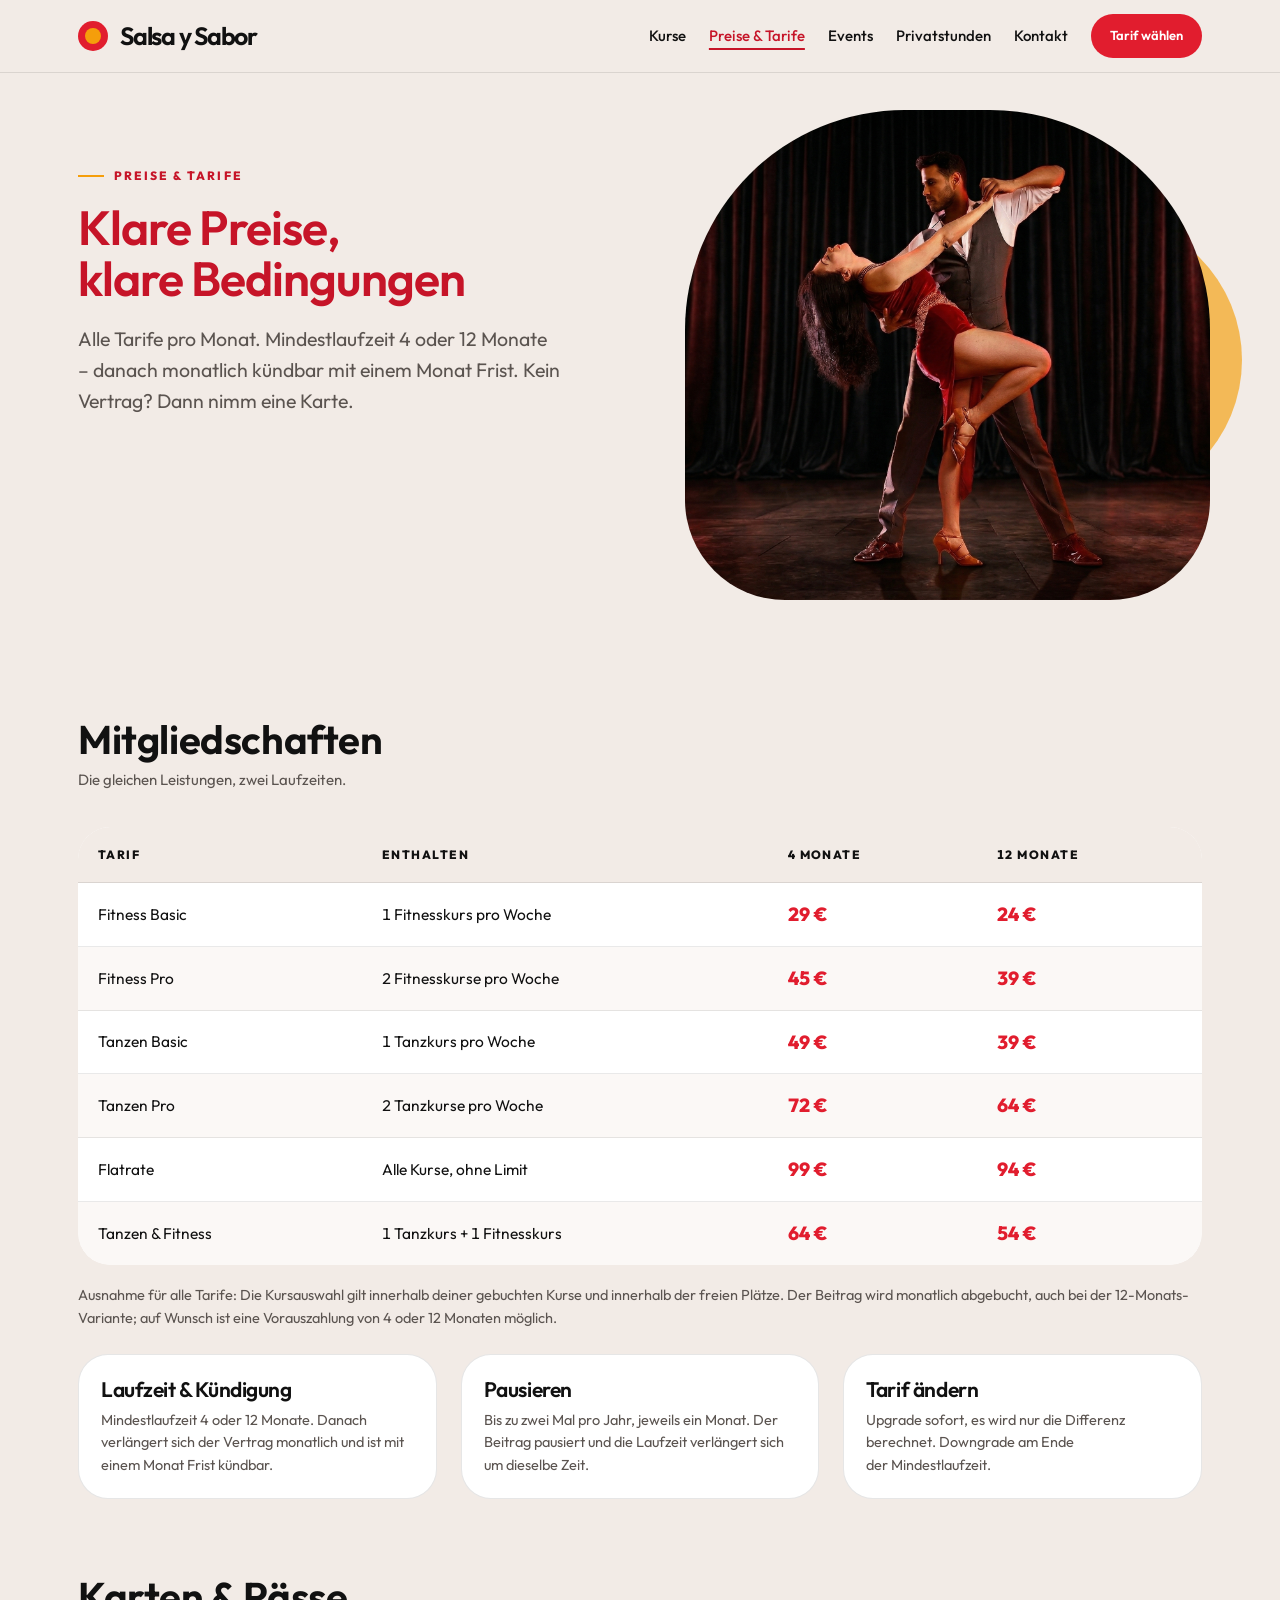
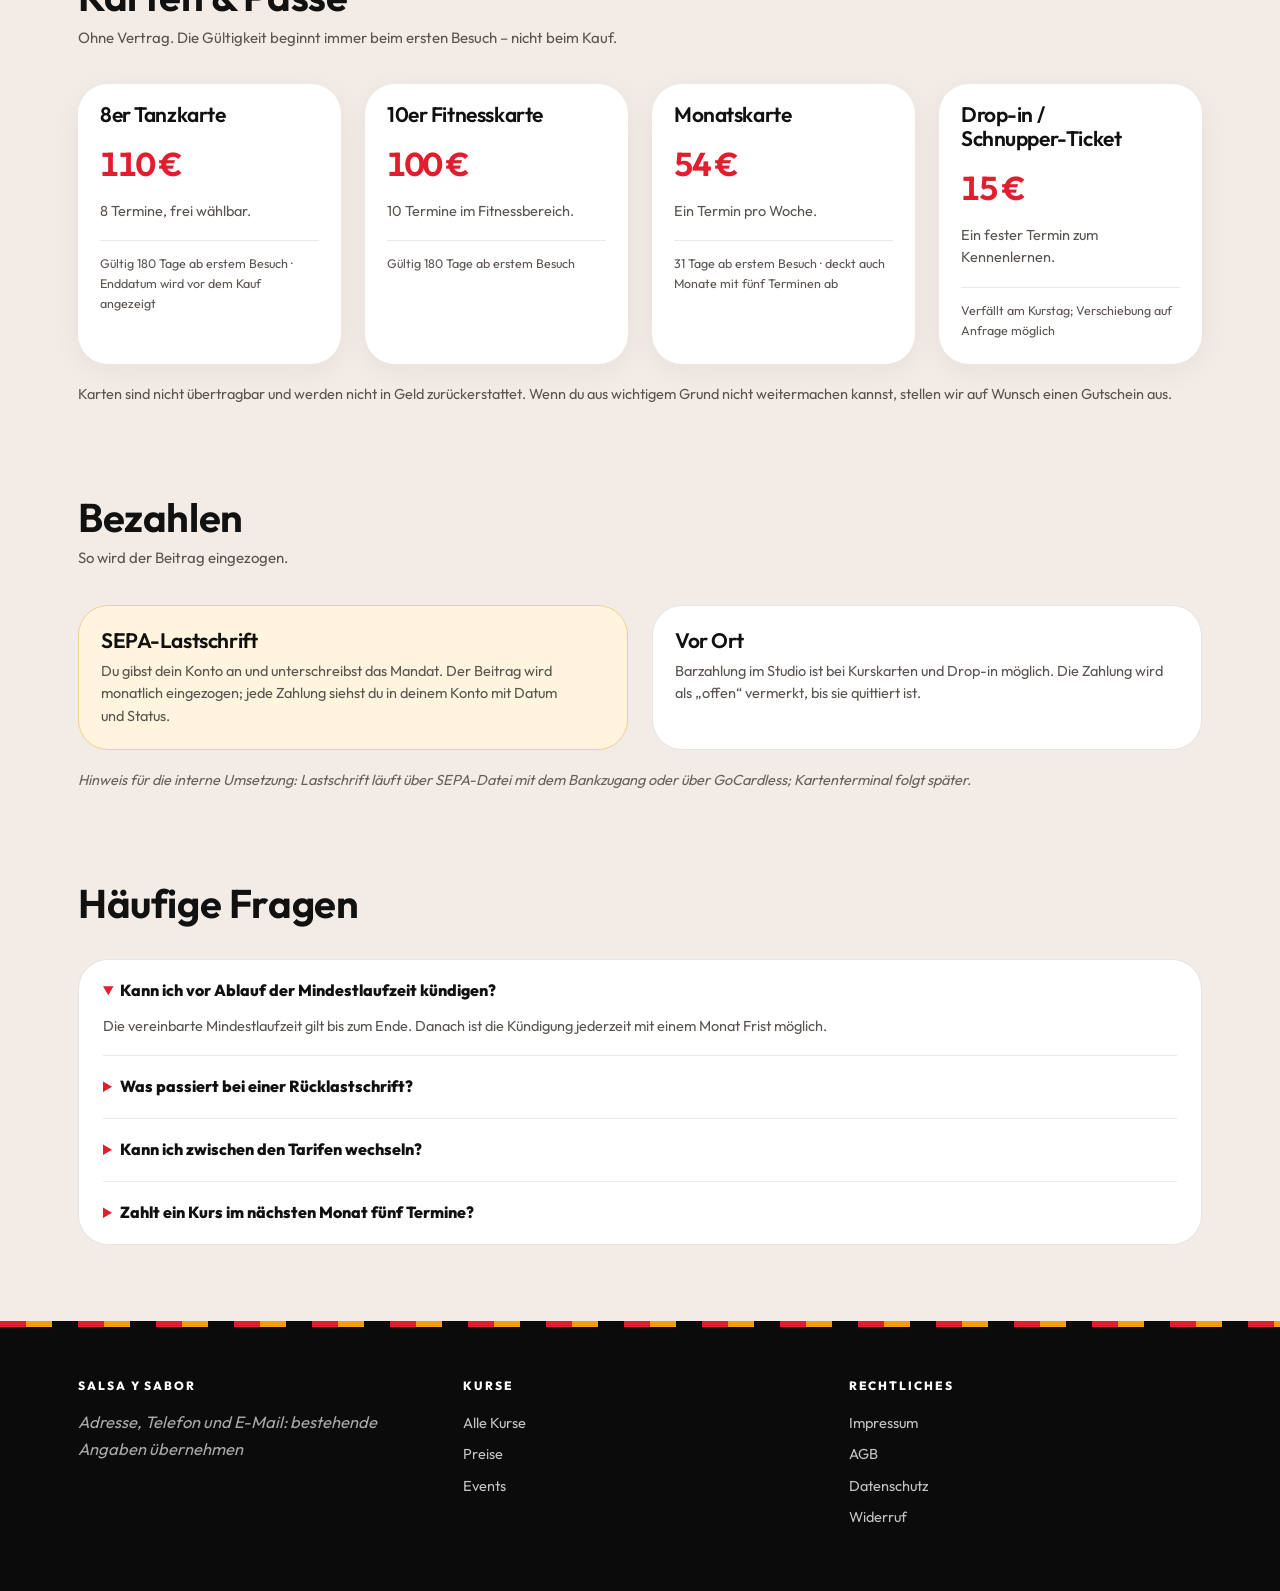
<file: preise.html>
<!doctype html>
<html lang="de">
<head>
<meta charset="utf-8">
<meta name="viewport" content="width=device-width, initial-scale=1">
<meta name="theme-color" content="#F2EBE6">
<title>Preise &amp; Tarife — Salsa y Sabor Oldenburg</title>
<link rel="stylesheet" href="estilos.css?v=20260923-ritmo-suave">
</head>
<body class="suave">

<header class="top">
  <div class="wrap bar">
    <a class="brand" href="index.html"><span class="dot"></span> Salsa y Sabor</a>
    <nav class="nav desktop-nav" aria-label="Hauptnavigation">
      <a href="kurse.html">Kurse</a>
      <a href="preise.html" aria-current="page">Preise &amp; Tarife</a>
      <a href="events.html">Events</a>
      <a href="index.html#service">Privatstunden</a>
      <a href="kontakt.html">Kontakt</a>
      <a class="btn small" href="#tarife">Tarif wählen</a>
    </nav>
    <details class="mobile-menu">
      <summary>Menü <span aria-hidden="true">☰</span></summary>
      <nav class="nav" aria-label="Mobile Navigation">
      <a href="kurse.html">Kurse</a>
      <a href="preise.html" aria-current="page">Preise &amp; Tarife</a>
      <a href="events.html">Events</a>
      <a href="index.html#service">Privatstunden</a>
      <a href="kontakt.html">Kontakt</a>
      <a class="btn small" href="#tarife">Tarif wählen</a>
    </nav>
    </details>
  </div>
</header>

<div class="stage photo">
  <div class="shapes"><i class="s1"></i><i class="s2"></i><i class="s4"></i></div>
  <div class="wrap inner inner-compact">
    <div class="kicker">Preise &amp; Tarife</div>
    <h1>Klare Preise, klare Bedingungen</h1>
    <p>Alle Tarife pro Monat. Mindestlaufzeit 4 oder 12 Monate – danach monatlich kündbar mit einem
       Monat Frist. Kein Vertrag? Dann nimm eine Karte.</p>
  </div>
</div>

<main class="wrap" id="tarife">
  <section>
    <div class="sec-head"><div><h2>Mitgliedschaften</h2>
      <p>Die gleichen Leistungen, zwei Laufzeiten.</p></div></div>
    <p class="table-hint" id="table-hint">Weitere Spalten: Tabelle seitlich verschieben →</p>
    <div class="table-scroll" role="region" aria-label="Mitgliedschaften vergleichen" aria-describedby="table-hint" tabindex="0">
    <table class="table">
      <thead><tr><th scope="col">Tarif</th><th scope="col">Enthalten</th><th scope="col">4 Monate</th><th scope="col">12 Monate</th></tr></thead>
      <tbody>
        <tr><td>Fitness Basic</td><td>1 Fitnesskurs pro Woche</td><td><b>29 €</b></td><td><b>24 €</b></td></tr>
        <tr><td>Fitness Pro</td><td>2 Fitnesskurse pro Woche</td><td><b>45 €</b></td><td><b>39 €</b></td></tr>
        <tr><td>Tanzen Basic</td><td>1 Tanzkurs pro Woche</td><td><b>49 €</b></td><td><b>39 €</b></td></tr>
        <tr><td>Tanzen Pro</td><td>2 Tanzkurse pro Woche</td><td><b>72 €</b></td><td><b>64 €</b></td></tr>
        <tr><td>Flatrate</td><td>Alle Kurse, ohne Limit</td><td><b>99 €</b></td><td><b>94 €</b></td></tr>
        <tr><td>Tanzen &amp; Fitness</td><td>1 Tanzkurs + 1 Fitnesskurs</td><td><b>64 €</b></td><td><b>54 €</b></td></tr>
      </tbody>
    </table>
    </div>
    <p class="note">Ausnahme für alle Tarife: Die Kursauswahl gilt innerhalb deiner gebuchten Kurse und
      innerhalb der freien Plätze. Der Beitrag wird monatlich abgebucht, auch bei der 12-Monats-Variante;
      auf Wunsch ist eine Vorauszahlung von 4 oder 12 Monaten möglich.</p>

    <div class="grid c3" style="margin-top:24px">
      <div class="callout"><h3>Laufzeit &amp; Kündigung</h3>
        <p>Mindestlaufzeit 4 oder 12 Monate. Danach verlängert sich der Vertrag monatlich und ist mit
          einem Monat Frist kündbar.</p></div>
      <div class="callout"><h3>Pausieren</h3>
        <p>Bis zu zwei Mal pro Jahr, jeweils ein Monat. Der Beitrag pausiert und die Laufzeit verlängert
          sich um dieselbe Zeit.</p></div>
      <div class="callout"><h3>Tarif ändern</h3>
        <p>Upgrade sofort, es wird nur die Differenz berechnet. Downgrade am Ende der Mindestlaufzeit.</p></div>
    </div>
  </section>

  <section style="padding-top:0">
    <div class="sec-head"><div><h2>Karten &amp; Pässe</h2>
      <p>Ohne Vertrag. Die Gültigkeit beginnt immer beim ersten Besuch – nicht beim Kauf.</p></div></div>
    <div class="grid c4">
      <article class="card"><h3>8er Tanzkarte</h3><div class="price"><b>110 €</b></div>
        <p>8 Termine, frei wählbar.</p>
        <div class="terms">Gültig 180 Tage ab erstem Besuch · Enddatum wird vor dem Kauf angezeigt</div></article>
      <article class="card"><h3>10er Fitnesskarte</h3><div class="price"><b>100 €</b></div>
        <p>10 Termine im Fitnessbereich.</p>
        <div class="terms">Gültig 180 Tage ab erstem Besuch</div></article>
      <article class="card"><h3>Monatskarte</h3><div class="price"><b>54 €</b></div>
        <p>Ein Termin pro Woche.</p>
        <div class="terms">31 Tage ab erstem Besuch · deckt auch Monate mit fünf Terminen ab</div></article>
      <article class="card"><h3>Drop-in / Schnupper-Ticket</h3><div class="price"><b>15 €</b></div>
        <p>Ein fester Termin zum Kennenlernen.</p>
        <div class="terms">Verfällt am Kurstag; Verschiebung auf Anfrage möglich</div></article>
    </div>
    <p class="note">Karten sind nicht übertragbar und werden nicht in Geld zurückerstattet. Wenn du aus
      wichtigem Grund nicht weitermachen kannst, stellen wir auf Wunsch einen Gutschein aus.</p>
  </section>

  <section style="padding-top:0">
    <div class="sec-head"><div><h2>Bezahlen</h2><p>So wird der Beitrag eingezogen.</p></div></div>
    <div class="grid c2">
      <div class="callout amber"><h3>SEPA-Lastschrift</h3>
        <p>Du gibst dein Konto an und unterschreibst das Mandat. Der Beitrag wird monatlich eingezogen;
          jede Zahlung siehst du in deinem Konto mit Datum und Status.</p></div>
      <div class="callout"><h3>Vor Ort</h3>
        <p>Barzahlung im Studio ist bei Kurskarten und Drop-in möglich. Die Zahlung wird als „offen“
          vermerkt, bis sie quittiert ist.</p></div>
    </div>
    <p class="note ph">Hinweis für die interne Umsetzung: Lastschrift läuft über SEPA-Datei mit dem
      Bankzugang oder über GoCardless; Kartenterminal folgt später.</p>
  </section>

  <section style="padding-top:0">
    <div class="sec-head"><div><h2>Häufige Fragen</h2></div></div>
    <div class="faq">
      <details open><summary>Kann ich vor Ablauf der Mindestlaufzeit kündigen?</summary>
        <p>Die vereinbarte Mindestlaufzeit gilt bis zum Ende. Danach ist die Kündigung jederzeit mit
          einem Monat Frist möglich.</p></details>
      <details><summary>Was passiert bei einer Rücklastschrift?</summary>
        <p>Der Zugang bleibt bis zum Ende des laufenden Monats bestehen, der offene Betrag wird in deinem
          Konto angezeigt und wir melden uns. Ohne Ausgleich wird der nächste Monat nicht verlängert.</p></details>
      <details><summary>Kann ich zwischen den Tarifen wechseln?</summary>
        <p>Upgrade jederzeit, es wird nur die Differenz fällig. Downgrade zum Ende der Mindestlaufzeit.</p></details>
      <details><summary>Zahlt ein Kurs im nächsten Monat fünf Termine?</summary>
        <p>Ja. Die Monatskarte gilt 31 Tage – egal ob vier oder fünf Termine in den Zeitraum fallen.</p></details>
    </div>
  </section>
</main>

<div class="stripe"></div>
<footer>
  <div class="wrap cols">
    <div><h4>Salsa y Sabor</h4><p class="ph">Adresse, Telefon und E-Mail: bestehende Angaben übernehmen</p></div>
    <div><h4>Kurse</h4><a href="kurse.html">Alle Kurse</a><a href="preise.html">Preise</a>
      <a href="events.html">Events</a></div>
    <div><h4>Rechtliches</h4><a href="legales.html#impressum">Impressum</a><a href="legales.html#agb">AGB</a>
      <a href="legales.html#datenschutz">Datenschutz</a><a href="legales.html#widerruf">Widerruf</a></div>
  </div>
</footer>
</body>
</html>
</file>
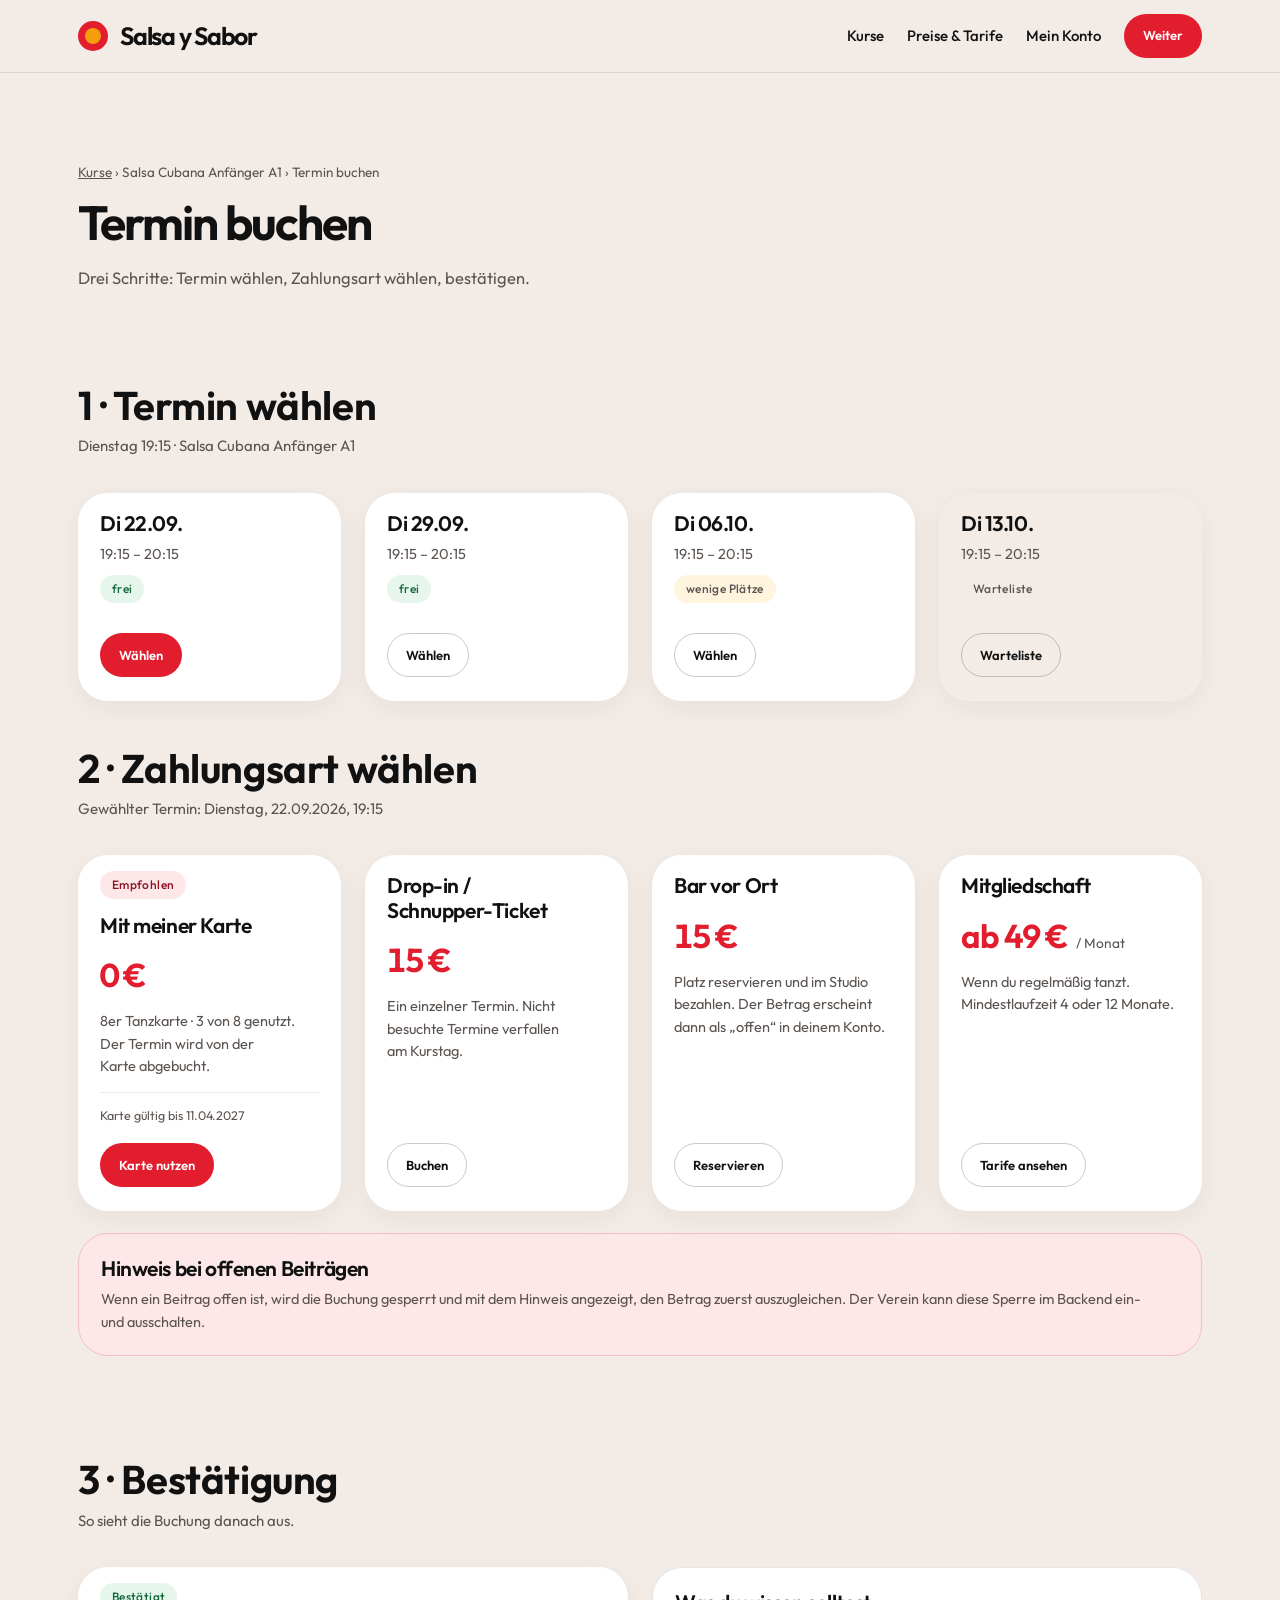
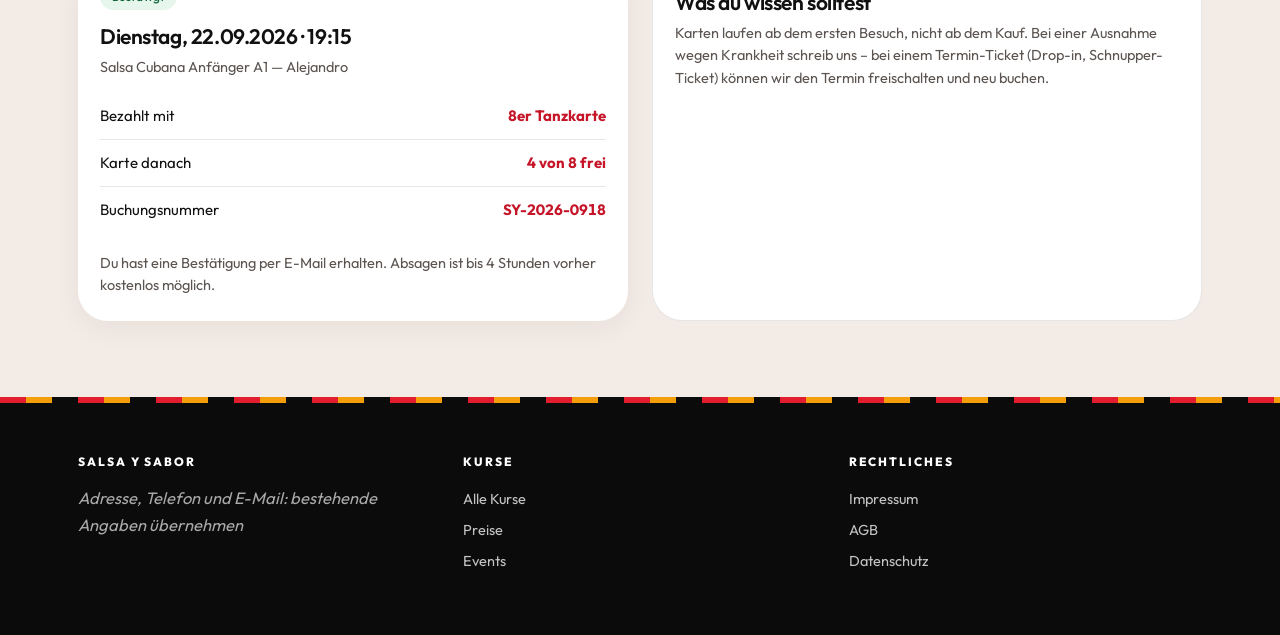
<file: reservieren.html>
<!doctype html>
<html lang="de">
<head>
<meta charset="utf-8">
<meta name="viewport" content="width=device-width, initial-scale=1">
<meta name="theme-color" content="#F2EBE6">
<title>Termin buchen — Salsa y Sabor</title>
<link rel="stylesheet" href="estilos.css?v=20260923-ritmo-suave">
</head>
<body class="suave">

<header class="top">
  <div class="wrap bar">
    <a class="brand" href="index.html"><span class="dot"></span> Salsa y Sabor</a>
    <nav class="nav desktop-nav" aria-label="Hauptnavigation">
      <a href="kurse.html">Kurse</a>
      <a href="preise.html">Preise &amp; Tarife</a>
      <a href="konto.html">Mein Konto</a>
      <a class="btn small" href="#schritt2">Weiter</a>
    </nav>
    <details class="mobile-menu">
      <summary>Menü <span aria-hidden="true">☰</span></summary>
      <nav class="nav" aria-label="Mobile Navigation">
      <a href="kurse.html">Kurse</a>
      <a href="preise.html">Preise &amp; Tarife</a>
      <a href="konto.html">Mein Konto</a>
      <a class="btn small" href="#schritt2">Weiter</a>
    </nav>
    </details>
  </div>
</header>

<main class="wrap">
  <section style="padding-bottom:0">
    <p style="font-size:13.5px;color:var(--muted)"><a href="kurse.html" style="color:inherit">Kurse</a>
      › Salsa Cubana Anfänger A1 › Termin buchen</p>
    <h1 style="margin-top:14px">Termin buchen</h1>
    <p style="color:var(--muted)">Drei Schritte: Termin wählen, Zahlungsart wählen, bestätigen.</p>
  </section>

  <section id="schritt1" style="padding-bottom:20px">
    <div class="sec-head"><div><h2>1 · Termin wählen</h2><p>Dienstag 19:15 · Salsa Cubana Anfänger A1</p></div></div>
    <div class="grid c4">
      <article class="card hard"><h3>Di 22.09.</h3><p>19:15 – 20:15</p>
        <span class="tag green" style="margin-top:10px">frei</span>
        <p class="card-actions"><a class="btn small" href="#schritt2">Wählen</a></p></article>
      <article class="card"><h3>Di 29.09.</h3><p>19:15 – 20:15</p>
        <span class="tag green" style="margin-top:10px">frei</span>
        <p class="card-actions"><a class="btn small ghost" href="#schritt2">Wählen</a></p></article>
      <article class="card"><h3>Di 06.10.</h3><p>19:15 – 20:15</p>
        <span class="tag" style="margin-top:10px;background:#FFF4DE;border-color:#F0D9A8">wenige Plätze</span>
        <p class="card-actions"><a class="btn small ghost" href="#schritt2">Wählen</a></p></article>
      <article class="card" style="background:var(--cream)"><h3>Di 13.10.</h3><p>19:15 – 20:15</p>
        <span class="tag" style="margin-top:10px">Warteliste</span>
        <p class="card-actions"><a class="btn small ghost" href="#schritt2">Warteliste</a></p></article>
    </div>
  </section>

  <section id="schritt2" style="padding-top:26px">
    <div class="sec-head"><div><h2>2 · Zahlungsart wählen</h2>
      <p>Gewählter Termin: Dienstag, 22.09.2026, 19:15</p></div></div>
    <div class="grid c4">
      <article class="card hard"><span class="tag red">Empfohlen</span><h3>Mit meiner Karte</h3>
        <div class="price"><b>0 €</b></div>
        <p>8er Tanzkarte · 3 von 8 genutzt. Der Termin wird von der Karte abgebucht.</p>
        <div class="terms">Karte gültig bis 11.04.2027</div>
        <p class="card-actions"><a class="btn small" href="#bestaetigt">Karte nutzen</a></p></article>

      <article class="card"><h3>Drop-in / Schnupper-Ticket</h3>
        <div class="price"><b>15 €</b></div>
        <p>Ein einzelner Termin. Nicht besuchte Termine verfallen am Kurstag.</p>
        <p class="card-actions"><a class="btn small ghost" href="#bestaetigt">Buchen</a></p></article>

      <article class="card"><h3>Bar vor Ort</h3>
        <div class="price"><b>15 €</b></div>
        <p>Platz reservieren und im Studio bezahlen. Der Betrag erscheint dann als „offen“ in deinem Konto.</p>
        <p class="card-actions"><a class="btn small ghost" href="#bestaetigt">Reservieren</a></p></article>

      <article class="card"><h3>Mitgliedschaft</h3>
        <div class="price"><b>ab 49 €</b><small>/ Monat</small></div>
        <p>Wenn du regelmäßig tanzt. Mindestlaufzeit 4 oder 12 Monate.</p>
        <p class="card-actions"><a class="btn small ghost" href="preise.html">Tarife ansehen</a></p></article>
    </div>

    <div class="callout red" style="margin-top:22px">
      <h3>Hinweis bei offenen Beiträgen</h3>
      <p>Wenn ein Beitrag offen ist, wird die Buchung gesperrt und mit dem Hinweis angezeigt, den Betrag
        zuerst auszugleichen. Der Verein kann diese Sperre im Backend ein- und ausschalten.</p>
    </div>
  </section>

  <section id="bestaetigt" style="padding-top:26px">
    <div class="sec-head"><div><h2>3 · Bestätigung</h2><p>So sieht die Buchung danach aus.</p></div></div>
    <div class="grid c2">
      <article class="card hard">
        <span class="tag green">Bestätigt</span>
        <h3>Dienstag, 22.09.2026 · 19:15</h3>
        <p>Salsa Cubana Anfänger A1 — Alejandro</p>
        <ul class="when" style="color:var(--ink)">
          <li><span>Bezahlt mit</span><span style="color:var(--red-ink)">8er Tanzkarte</span></li>
          <li><span>Karte danach</span><span style="color:var(--red-ink)">4 von 8 frei</span></li>
          <li><span>Buchungsnummer</span><span style="color:var(--red-ink)">SY-2026-0918</span></li>
        </ul>
        <p class="note">Du hast eine Bestätigung per E-Mail erhalten. Absagen ist bis 4 Stunden vorher
          kostenlos möglich.</p>
      </article>
      <div class="callout">
        <h3>Was du wissen solltest</h3>
        <p>Karten laufen ab dem ersten Besuch, nicht ab dem Kauf. Bei einer Ausnahme wegen Krankheit
          schreib uns – bei einem Termin-Ticket (Drop-in, Schnupper-Ticket) können wir den Termin
          freischalten und neu buchen.</p>
      </div>
    </div>
  </section>
</main>

<div class="stripe"></div>
<footer>
  <div class="wrap cols">
    <div><h4>Salsa y Sabor</h4><p class="ph">Adresse, Telefon und E-Mail: bestehende Angaben übernehmen</p></div>
    <div><h4>Kurse</h4><a href="kurse.html">Alle Kurse</a><a href="preise.html">Preise</a>
      <a href="events.html">Events</a></div>
    <div><h4>Rechtliches</h4><a href="legales.html#impressum">Impressum</a><a href="legales.html#agb">AGB</a>
      <a href="legales.html#datenschutz">Datenschutz</a></div>
  </div>
</footer>
</body>
</html>
</file>
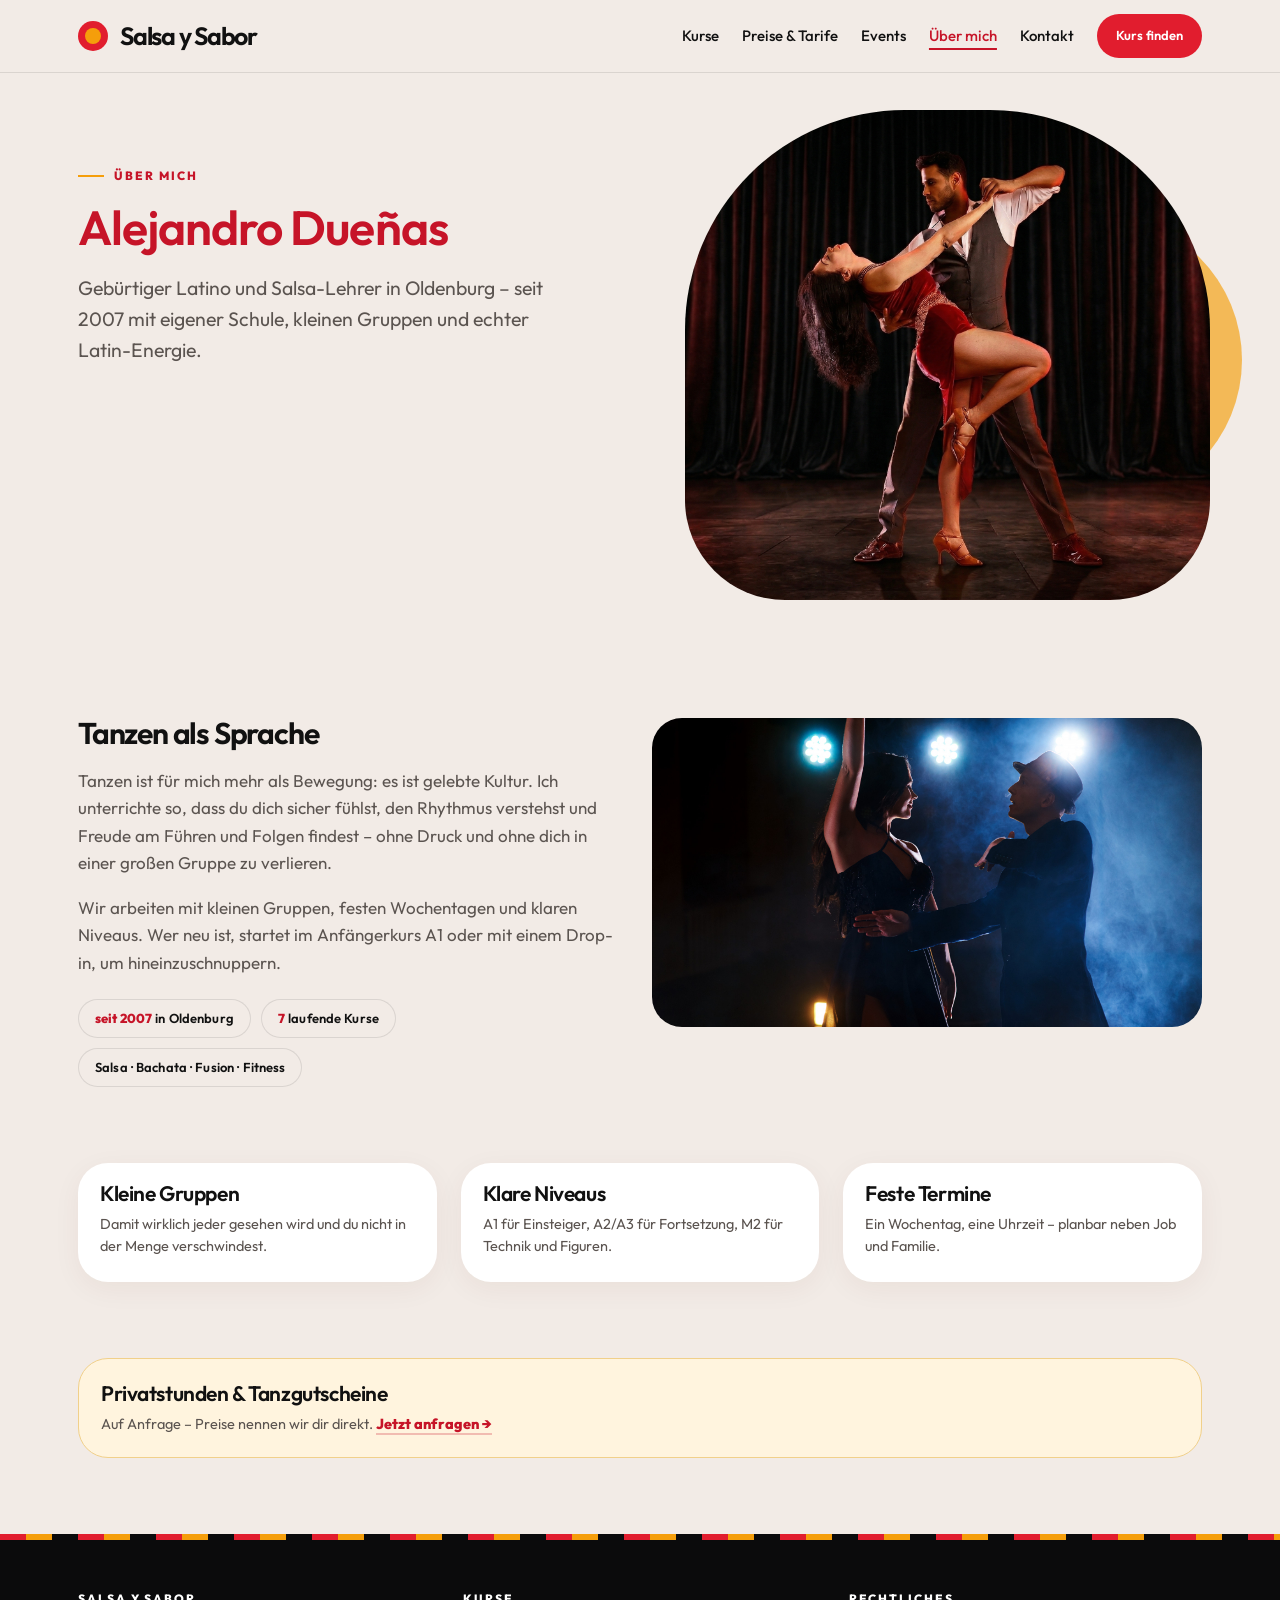
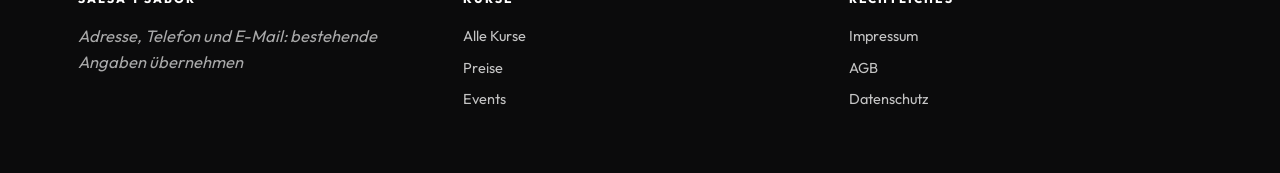
<file: ueber-mich.html>
<!doctype html>
<html lang="de">
<head>
<meta charset="utf-8">
<meta name="viewport" content="width=device-width, initial-scale=1">
<meta name="theme-color" content="#F2EBE6">
<title>Über mich — Alejandro Dueñas · Salsa y Sabor</title>
<link rel="stylesheet" href="estilos.css?v=20260923-ritmo-suave">
</head>
<body class="suave">

<header class="top">
  <div class="wrap bar">
    <a class="brand" href="index.html"><span class="dot"></span> Salsa y Sabor</a>
    <nav class="nav desktop-nav" aria-label="Hauptnavigation">
      <a href="kurse.html">Kurse</a>
      <a href="preise.html">Preise &amp; Tarife</a>
      <a href="events.html">Events</a>
      <a href="ueber-mich.html" aria-current="page">Über mich</a>
      <a href="kontakt.html">Kontakt</a>
      <a class="btn small" href="kurse.html">Kurs finden</a>
    </nav>
    <details class="mobile-menu">
      <summary>Menü <span aria-hidden="true">☰</span></summary>
      <nav class="nav" aria-label="Mobile Navigation">
      <a href="kurse.html">Kurse</a>
      <a href="preise.html">Preise &amp; Tarife</a>
      <a href="events.html">Events</a>
      <a href="ueber-mich.html" aria-current="page">Über mich</a>
      <a href="kontakt.html">Kontakt</a>
      <a class="btn small" href="kurse.html">Kurs finden</a>
    </nav>
    </details>
  </div>
</header>

<div class="stage photo">
  <div class="shapes"><i class="s1"></i><i class="s3"></i></div>
  <div class="wrap inner inner-compact">
    <div class="kicker">Über mich</div>
    <h1>Alejandro Dueñas</h1>
    <p>Gebürtiger Latino und Salsa-Lehrer in Oldenburg – seit 2007 mit eigener Schule, kleinen Gruppen
       und echter Latin-Energie.</p>
  </div>
</div>

<main class="wrap">
  <section>
    <div class="grid c2" style="align-items:start">
      <div>
        <h2 style="font-size:30px">Tanzen als Sprache</h2>
        <p style="color:var(--muted);font-size:17px">Tanzen ist für mich mehr als Bewegung: es ist gelebte
          Kultur. Ich unterrichte so, dass du dich sicher fühlst, den Rhythmus verstehst und Freude am
          Führen und Folgen findest – ohne Druck und ohne dich in einer großen Gruppe zu verlieren.</p>
        <p style="color:var(--muted);font-size:17px">Wir arbeiten mit kleinen Gruppen, festen Wochentagen
          und klaren Niveaus. Wer neu ist, startet im Anfängerkurs A1 oder mit einem Drop-in, um
          hineinzuschnuppern.</p>
        <div class="chips" style="margin-top:22px">
          <span class="chip" style="background:var(--cream);border-color:var(--line);color:var(--ink)">
            <b style="color:var(--red-ink)">seit 2007</b> in Oldenburg</span>
          <span class="chip" style="background:var(--cream);border-color:var(--line);color:var(--ink)">
            <b style="color:var(--red-ink)">7</b> laufende Kurse</span>
          <span class="chip" style="background:var(--cream);border-color:var(--line);color:var(--ink)">
            Salsa · Bachata · Fusion · Fitness</span>
        </div>
      </div>
      <img loading="lazy" decoding="async" class="cover-sm" src="img/kurs-salsa-m2.jpg" width="1000" height="667" alt="Unterricht bei Salsa y Sabor"
           style="max-width:100%">
    </div>
  </section>

  <section style="padding-top:0">
    <div class="grid c3">
      <article class="card"><h3>Kleine Gruppen</h3>
        <p>Damit wirklich jeder gesehen wird und du nicht in der Menge verschwindest.</p></article>
      <article class="card"><h3>Klare Niveaus</h3>
        <p>A1 für Einsteiger, A2/A3 für Fortsetzung, M2 für Technik und Figuren.</p></article>
      <article class="card"><h3>Feste Termine</h3>
        <p>Ein Wochentag, eine Uhrzeit – planbar neben Job und Familie.</p></article>
    </div>
  </section>

  <section style="padding-top:0">
    <div class="callout amber"><h3>Privatstunden &amp; Tanzgutscheine</h3>
      <p>Auf Anfrage – Preise nennen wir dir direkt. <a href="kontakt.html"
        style="color:var(--red-ink);font-weight:800">Jetzt anfragen →</a></p></div>
  </section>
</main>

<div class="stripe"></div>
<footer>
  <div class="wrap cols">
    <div><h4>Salsa y Sabor</h4><p class="ph">Adresse, Telefon und E-Mail: bestehende Angaben übernehmen</p></div>
    <div><h4>Kurse</h4><a href="kurse.html">Alle Kurse</a><a href="preise.html">Preise</a>
      <a href="events.html">Events</a></div>
    <div><h4>Rechtliches</h4><a href="legales.html#impressum">Impressum</a>
      <a href="legales.html#agb">AGB</a><a href="legales.html#datenschutz">Datenschutz</a></div>
  </div>
</footer>
</body>
</html>
</file>
<file: estilos.css>
/* ============================================================================
   Salsa y Sabor — sistema de diseño "Geometría Fiesta"
   Paleta real de marca (extraída de salsaysabor.de el 22-09-2026).
   Todo se define por tokens: cambiar de plantilla = cambiar este archivo.

   v3 · 23-09-2026 — pulido final: ritmo, navegación compacta, tarjetas y tablas.
   v2 · 23-09-2026 — pasada editorial:
   · contraste tipográfico real: serif de display para titulares + sans para
     interfaz y etiquetas (antes todo era sans bold mayúsculas);
   · hero con formas suaves (gradiente/blur) en vez de círculos planos;
   · cajas informativas con hairline sólido (fuera el borde discontinuo);
   · espaciado y detalle de tarjetas/tabla/footer afinados;
   · se mantiene: paleta, franjas, direcciones y accesibilidad v1
     (foco visible, contraste AA con --red-ink, reduce-motion, auto-fit).
   ========================================================================== */

:root{
  --red:#E11D2E;             /* marca: fondos, bordes, cifras grandes */
  --red-ink:#C61428;         /* texto pequeño sobre crema/blanco (AA 5.04:1) */
  --amber:#F59E0B;
  --black:#0B0B0C;
  --ink:#111111;
  --cream:#F2EBE6;
  --white:#ffffff;
  --muted:#5B5450;
  --muted-soft:#68615B;
  --line:rgba(17,17,17,.14);
  --line-soft:rgba(17,17,17,.09);
  --radius-sm:10px;
  --radius:16px;
  --radius-lg:26px;
  --shadow-hard:8px 8px 0 var(--red);
  --shadow-soft:0 18px 40px rgba(17,17,17,.10);
  --shadow-header:0 8px 22px rgba(17,17,17,.07);
  --font-base:ui-sans-serif,system-ui,"Helvetica Neue",Arial,sans-serif;
  --font-display:Georgia,"Iowan Old Style","Times New Roman",serif;
  --pad:clamp(18px,4vw,28px);
  --content-width:1180px;
  --heading-page:clamp(32px,4.4vw,48px);
  --section-y:clamp(52px,7vw,76px);
  --gap:clamp(16px,2.4vw,24px);
  --focus:3px solid var(--red);
  --focus-offset:2px;
}

*{box-sizing:border-box}
html{
  scroll-behavior:smooth;
  scroll-padding-top:104px;
  -webkit-text-size-adjust:100%;
}
body{
  margin:0;
  background:var(--cream);
  color:var(--ink);
  font:16.5px/1.62 var(--font-base);
  -webkit-font-smoothing:antialiased;
  text-rendering:optimizeLegibility;
}
img{max-width:100%;height:auto;display:block}
::selection{background:var(--amber);color:var(--ink)}

:focus-visible{
  outline:var(--focus);outline-offset:var(--focus-offset);border-radius:4px;
}
.stage a:focus-visible,.band a:focus-visible,.band button:focus-visible,footer a:focus-visible,footer button:focus-visible{
  outline:3px solid var(--amber);
}

/* ── Jerarquía tipográfica ──────────────────────────────────────────────
   Titulares en la serif de display (póster editorial); interfaz, etiquetas
   y cuerpo en la sans del sistema. Esta mezcla es la que separa un cartel
   moderno de una plantilla genérica. */
h1,h2{
  margin:0;line-height:1.02;text-transform:uppercase;letter-spacing:-.015em;
  font-family:var(--font-display);font-weight:700;text-wrap:balance;
}
h3,h4{
  margin:0;line-height:1.15;text-transform:uppercase;letter-spacing:-.01em;
  font-weight:800;text-wrap:balance;
}
p{text-wrap:pretty}
h1,h2,h3,h4{overflow-wrap:break-word}
h3,h4{hyphens:auto}
h1{font-size:var(--heading-page)}
h2{font-size:clamp(28px,3.6vw,40px)}
h3{font-size:clamp(17px,1.6vw,19px)}
.serif{font-family:var(--font-display);text-transform:none;letter-spacing:0;font-weight:600}

.wrap{max-width:var(--content-width);margin:0 auto;padding-inline:var(--pad)}
.stack > * + *{margin-top:18px}

/* ── Cabecera ───────────────────────────────────────────────────────────── */
.top{
  position:sticky;top:0;z-index:20;background:var(--cream);
  border-bottom:2px solid var(--ink);box-shadow:var(--shadow-header);
}
.top .bar{display:flex;align-items:center;justify-content:space-between;gap:20px;padding-block:14px}
.brand{
  display:flex;align-items:center;gap:12px;font-family:var(--font-display);
  font-size:clamp(21px,2.1vw,25px);text-decoration:none;color:var(--ink);
  white-space:nowrap;letter-spacing:-.01em;
}
.brand .dot{width:30px;height:30px;border-radius:50%;background:var(--red);position:relative;flex:0 0 auto}
.brand .dot::after{content:"";position:absolute;inset:7px auto auto 7px;width:16px;height:16px;
                   border-radius:50%;background:var(--amber)}
.nav{display:flex;align-items:center;gap:clamp(12px,1.8vw,24px);flex-wrap:wrap}
.nav a:not(.btn){
  color:var(--ink);text-decoration:none;font-weight:700;font-size:14px;
  text-transform:uppercase;letter-spacing:.06em;padding:3px 0;
  transition:color .12s ease;
}
.nav a:not(.btn):hover,.nav a[aria-current]{color:var(--red-ink)}
.nav a[aria-current]{text-decoration:underline;text-underline-offset:7px;text-decoration-thickness:2px}
.mobile-menu{display:none}

/* ── Botones ────────────────────────────────────────────────────────────── */
.btn{
  display:inline-flex;align-items:center;justify-content:center;gap:8px;
  min-height:48px;padding:13px 24px;border-radius:999px;font-weight:800;
  font-size:14.5px;letter-spacing:.02em;text-decoration:none;
  border:2px solid var(--ink);
  background:var(--red);color:#fff;cursor:pointer;
  transition:transform .12s ease,background-color .12s ease,box-shadow .12s ease,color .12s ease;
}
.btn:hover{transform:translateY(-1px);box-shadow:0 12px 26px rgba(17,17,17,.15)}
.btn:active{transform:translateY(0);box-shadow:none}
.btn.amber{background:var(--amber);color:#1a1200}
.btn.ghost{background:transparent;color:var(--ink)}
.btn.ghost:hover{background:rgba(17,17,17,.05);box-shadow:none}
.btn.light{background:var(--white);color:var(--ink)}
.btn.small{min-height:44px;padding:9px 18px;font-size:13px}
a.more{
  font-size:13.5px;font-weight:800;color:var(--red-ink);text-decoration:none;
  text-transform:uppercase;letter-spacing:.08em;white-space:nowrap;
  display:inline-flex;align-items:center;gap:6px;
  transition:gap .14s ease;
}
a.more:hover{gap:10px}

/* ── Bloque escenario con geometría ──────────────────────────────────────
   Formas suaves (gradiente + desenfoque leve) en lugar de círculos planos;
   el degradado lateral vuelve legible el texto sin apagar la foto. */
.stage{
  background:
    radial-gradient(1200px 600px at 82% 18%, rgba(225,29,46,.24), transparent 60%),
    var(--black);
  color:#fff;position:relative;overflow:hidden;border-bottom:2px solid var(--ink);
}
.stage .shapes{position:absolute;inset:0;pointer-events:none;filter:saturate(1.05)}
.stage .shapes i{
  position:absolute;display:block;border-radius:50%;
  filter:blur(2px);opacity:.55;mix-blend-mode:screen;
}
.stage .s1{width:320px;height:320px;right:9%;top:-90px;
  background:radial-gradient(circle at 30% 30%, rgba(225,29,46,.95), rgba(225,29,46,.15) 70%)}
.stage .s2{width:520px;height:520px;right:-110px;top:40px;opacity:.35;
  background:radial-gradient(circle at 40% 35%, rgba(225,29,46,.9), rgba(225,29,46,.05) 72%)}
.stage .s3{width:230px;height:230px;right:27%;bottom:-90px;
  background:radial-gradient(circle at 35% 35%, rgba(245,158,11,.95), rgba(245,158,11,.1) 72%)}
.stage .s4{width:140px;height:140px;left:7%;bottom:44px;opacity:.5;
  background:radial-gradient(circle at 35% 35%, rgba(245,158,11,.9), rgba(245,158,11,.08) 72%)}
.stage.photo{background-image:
    linear-gradient(100deg,rgba(11,11,12,.96) 0%,rgba(11,11,12,.84) 44%,rgba(11,11,12,.42) 100%),
    linear-gradient(180deg, rgba(11,11,12,.25), rgba(11,11,12,0) 40%, rgba(11,11,12,.35)),
    url('img/hero-cortina.jpg');
  background-size:cover;background-position:center}
.stage.photo .shapes{opacity:.5}
.stage .inner{position:relative;padding-block:clamp(64px,9vw,104px) clamp(66px,9vw,100px);max-width:var(--content-width)}
.stage .inner-compact{padding-block:clamp(44px,6vw,64px)}
.stage .inner-compact h1{font-size:var(--heading-page);max-width:24ch}
.stage .inner > p{max-width:54ch}
.kicker{
  display:inline-flex;align-items:center;gap:10px;
  font-size:12px;letter-spacing:.3em;text-transform:uppercase;
  color:var(--amber);font-weight:800;
}
.kicker::before{content:"";width:26px;height:2px;background:var(--amber);display:block}
.stage h1{font-size:clamp(40px,8.4vw,68px);margin:16px 0 14px;letter-spacing:-.02em}
.stage p{color:rgba(255,255,255,.86);font-size:clamp(17px,2.1vw,19.5px);max-width:54ch;
         text-transform:none;letter-spacing:0;font-weight:400;font-family:var(--font-base);
         line-height:1.6}
.actions{display:flex;gap:14px;flex-wrap:wrap;margin-top:30px}
.chips{display:flex;gap:10px;flex-wrap:wrap;margin-top:34px}
.chip{
  background:rgba(255,255,255,.08);border:1px solid rgba(255,255,255,.22);border-radius:999px;
  padding:8px 16px;font-size:13px;font-weight:600;letter-spacing:.01em;
  backdrop-filter:blur(4px);
}
.chip b{color:var(--amber);font-weight:800}

/* ── Secciones ─────────────────────────────────────────────────────────── */
section{padding-block:var(--section-y)}
.sec-head{
  display:flex;align-items:baseline;justify-content:space-between;gap:24px;
  border-bottom:2px solid var(--ink);padding-bottom:16px;margin-bottom:clamp(24px,3.2vw,34px);
  flex-wrap:wrap;
}
.sec-head h2{letter-spacing:-.01em}
.sec-head p{
  margin:8px 0 0;color:var(--muted);font-size:15px;text-transform:none;letter-spacing:0;
  font-weight:400;font-family:var(--font-base);
}
.sec-head .more{align-self:center}

/* ── Rejillas ──────────────────────────────────────────────────────────── */
.grid{display:grid;gap:var(--gap)}
.c4{grid-template-columns:repeat(auto-fit,minmax(min(100%,230px),1fr))}
.c3{grid-template-columns:repeat(auto-fit,minmax(min(100%,270px),1fr))}
.c2{grid-template-columns:repeat(auto-fit,minmax(min(100%,400px),1fr))}

.grid > *{min-width:0}
.facts-grid{grid-template-columns:repeat(auto-fit,minmax(min(100%,190px),1fr))}
.event-grid{align-items:start}

/* ── Tarjetas ──────────────────────────────────────────────────────────── */
.card{
  display:flex;flex-direction:column;background:var(--white);
  border:2px solid var(--ink);border-radius:var(--radius);padding:22px;
  transition:box-shadow .14s ease,transform .14s ease;
}
.card:hover{box-shadow:var(--shadow-soft);transform:translateY(-2px)}
.card.hard{box-shadow:var(--shadow-hard)}
.card.hard:hover{box-shadow:var(--shadow-hard)}
.card .tag{align-self:flex-start}
.card h3{margin-top:2px}
.card p{margin:8px 0 0;color:var(--muted);font-size:14.5px;text-transform:none;letter-spacing:0;
        font-weight:400;line-height:1.55}
.card > .card-actions{margin-top:auto;padding-top:18px;display:flex;gap:10px;flex-wrap:wrap}
.card > .terms:last-child{margin-top:18px}
.card > .note:last-child{margin-top:18px}
.thumb{height:104px;border-radius:var(--radius-sm);margin-bottom:14px;border:1px solid var(--line);
       background:
         radial-gradient(circle at 78% 22%,var(--amber) 0 26px,transparent 27px),
         radial-gradient(circle at 88% 44%,var(--red) 0 42px,transparent 43px),
         radial-gradient(circle at 10% 88%,rgba(225,29,46,.6) 0 34px,transparent 35px),
         var(--cream);
       display:flex;align-items:flex-end;padding:10px;color:var(--muted);font-size:10.5px;
       letter-spacing:.14em;text-transform:uppercase}
.ph-img{
  width:100%;aspect-ratio:16/10;height:auto;border-radius:var(--radius-sm);margin-bottom:16px;
  background:var(--cream) center/cover no-repeat;border:1px solid var(--line);
}
.cover-sm{width:100%;max-width:520px;aspect-ratio:16/9;height:auto;object-fit:cover;border:2px solid var(--ink);
          border-radius:var(--radius)}
.poster{width:100%;max-width:260px;border:2px solid var(--ink);border-radius:var(--radius)}
.tag{
  display:inline-block;margin-bottom:12px;background:var(--cream);border:1px solid var(--line);
  border-radius:999px;padding:4px 12px;font-size:11px;font-weight:800;text-transform:uppercase;
  letter-spacing:.1em;color:var(--muted);
}
.tag.red{background:#FDE7E9;border-color:#F6BFC4;color:#8E1220}
.tag.green{background:#E7F6EC;border-color:#BEE3C9;color:#12683A}
.price{display:flex;align-items:baseline;gap:8px;margin-top:12px}
.price b{font-size:clamp(27px,3.4vw,33px);color:var(--red);letter-spacing:-.03em;font-weight:800;
         font-variant-numeric:tabular-nums}
.price small{color:var(--muted)}
.terms{margin-top:14px;padding-top:12px;border-top:1px solid var(--line-soft);font-size:12.5px;
       color:var(--muted)}
.note{color:var(--muted);font-size:14.5px;margin-top:18px}

/* ── Fila de datos (Niveau · Tag · Stil · Plätze) ───────────────────────── */
.spec-grid{
  display:grid;grid-template-columns:repeat(4,minmax(0,1fr));
  background:var(--white);border:1px solid var(--line);border-radius:var(--radius);
  overflow:hidden;margin-bottom:clamp(24px,3vw,34px);
}
.spec{padding:16px 20px;border-left:1px solid var(--line)}
.spec:first-child{border-left:0}
.spec-label{
  display:block;font-size:10.5px;font-weight:800;letter-spacing:.18em;text-transform:uppercase;
  color:var(--red-ink);margin-bottom:5px;
}
.spec p{margin:0;color:var(--ink);font-size:14.5px;line-height:1.5}
@media (max-width:1000px){
  .spec-grid{grid-template-columns:repeat(2,minmax(0,1fr))}
  .spec:nth-child(odd){border-left:0}
  .spec:nth-child(n+3){border-top:1px solid var(--line)}
}
@media (max-width:640px){
  .spec-grid{grid-template-columns:1fr}
  .spec{border-left:0}
  .spec + .spec{border-top:1px solid var(--line)}
}

/* ── Franja de eventos / banda oscura ──────────────────────────────────── */
.band{background:var(--black);color:#fff}
.band .sec-head{border-color:rgba(255,255,255,.24)}
.band .sec-head p{color:rgba(255,255,255,.62)}
.band .card{background:#141416;border-color:rgba(255,255,255,.18);color:#fff}
.band .card:hover{box-shadow:0 18px 40px rgba(0,0,0,.5)}
.band .card p{color:rgba(255,255,255,.72)}
.when{list-style:none;padding:0;margin:14px 0 0}
.when li{display:flex;justify-content:space-between;gap:14px;padding:11px 0;
         border-top:1px solid var(--line);font-size:15px;flex-wrap:wrap}
.band .when li{border-color:rgba(255,255,255,.12)}
.when li:first-child{border-top:0}
.when span:last-child{color:var(--amber);font-weight:700;font-variant-numeric:tabular-nums}

/* ── Pasos ─────────────────────────────────────────────────────────────── */
.steps{display:grid;grid-template-columns:repeat(auto-fit,minmax(min(100%,260px),1fr));gap:var(--gap)}
.step{
  background:var(--white);border:2px solid var(--ink);border-radius:var(--radius-lg);padding:28px;
  transition:box-shadow .14s ease,transform .14s ease;
}
.step:hover{box-shadow:var(--shadow-soft);transform:translateY(-2px)}
.step .num{
  width:46px;height:46px;border-radius:50%;background:var(--red);color:#fff;font-weight:800;
  display:flex;align-items:center;justify-content:center;font-size:18px;
  font-variant-numeric:tabular-nums;
}
.step h3{font-size:19px;margin:16px 0 6px}
.step p{margin:0;color:var(--muted);font-size:14.5px;text-transform:none;letter-spacing:0;font-weight:400}

/* ── Tabla comparativa ─────────────────────────────────────────────────── */
.table{
  width:100%;border-collapse:separate;border-spacing:0;background:var(--white);
  border:2px solid var(--ink);border-radius:var(--radius-lg);overflow:hidden;
  font-variant-numeric:tabular-nums;
}
.table th,.table td{padding:16px 20px;text-align:left;border-bottom:1px solid var(--line-soft);
                    font-size:15.5px}
.table thead th{
  background:var(--black);color:#fff;font-size:12px;font-weight:800;text-transform:uppercase;
  letter-spacing:.12em;padding-top:18px;padding-bottom:18px;
}
.table tbody tr:last-child td{border-bottom:0}
.table tbody tr:nth-child(even){background:#FBF8F6}
.table td b{font-size:19px;color:var(--red);font-weight:800}
.table-scroll{overflow-x:auto;border-radius:var(--radius-lg);scrollbar-color:var(--red-ink) var(--cream)}
.table-scroll .table{min-width:650px}
.table-hint{display:none}
@media (max-width:700px){
  .table-hint{display:block;color:var(--muted);font-size:13px;margin:0 0 12px}
  .table th,.table td{padding:14px 16px}
}

/* ── Avisos y notas ────────────────────────────────────────────────────── */
.callout{
  background:var(--white);border:1px solid var(--line);border-radius:var(--radius);padding:22px;
}
.callout h3{font-size:16px;margin-bottom:8px}
.callout p{margin:0;color:var(--muted);font-size:14.5px;text-transform:none;letter-spacing:0;
           font-weight:400;line-height:1.55}
.callout.amber{background:#FFF4DE;border-color:#F1D08A}
.callout.red{background:#FDE7E9;border-color:#F6BFC4}
.callout a,.note a{color:var(--red-ink);font-weight:800;text-decoration:none;
                   border-bottom:2px solid rgba(198,20,40,.25)}
.callout a:hover,.note a:hover{border-bottom-color:currentColor}
.faq{background:var(--white);border:1px solid var(--line);border-radius:var(--radius);padding:0 24px}
.faq details{padding:18px 0;border-bottom:1px solid var(--line-soft)}
.faq details:last-child{border-bottom:0}
.faq summary{cursor:pointer;font-weight:800;font-size:16px;text-transform:none;letter-spacing:0}
.faq summary::marker{color:var(--red)}
.faq p{margin:10px 0 0;color:var(--muted);font-size:14.5px;text-transform:none;letter-spacing:0;
       font-weight:400}

/* ── Pie ───────────────────────────────────────────────────────────────── */
footer{background:var(--black);color:rgba(255,255,255,.76);padding:52px 0 58px;margin-top:0}
footer .cols{display:grid;grid-template-columns:repeat(auto-fit,minmax(220px,1fr));gap:32px}
footer h4{
  color:#fff;font-size:12px;margin-bottom:14px;letter-spacing:.16em;text-transform:uppercase;
}
footer a{color:rgba(255,255,255,.76);text-decoration:none;display:block;padding:4px 0;font-size:14.5px;
         transition:color .12s ease}
footer a:hover{color:var(--amber)}
footer .ph{color:rgba(255,255,255,.65);font-style:italic}
.ph{color:var(--muted-soft);font-style:italic}
.stripe{height:10px;background:repeating-linear-gradient(90deg,
        var(--red) 0 26px,var(--amber) 26px 52px,var(--black) 52px 78px)}

/* ── Formularios (mockup) ──────────────────────────────────────────────── */
input[type="checkbox"]{accent-color:var(--red);width:18px;height:18px;flex:0 0 18px;margin:4px 0 0}
label{color:var(--ink);font-size:15px}

/* Navegación compacta nativa: sin JavaScript ni enlaces escondidos sin acceso. */
@media (max-width:1100px){
  .desktop-nav{display:none}
  .top{position:relative}
  .top .bar{min-height:76px}
  .mobile-menu{display:block}
  .mobile-menu summary{list-style:none;cursor:pointer;display:flex;align-items:center;gap:10px;
    min-height:44px;padding:8px 14px;border:1px solid var(--ink);border-radius:999px;
    font-size:14px;font-weight:700}
  .mobile-menu summary::-webkit-details-marker{display:none}
  .mobile-menu[open] summary{background:var(--ink);color:var(--white)}
  .mobile-menu .nav{position:absolute;top:100%;left:0;right:0;display:flex;align-items:stretch;
    flex-direction:column;gap:4px;padding:18px var(--pad) 24px;background:var(--cream);
    border-bottom:2px solid var(--ink);box-shadow:var(--shadow-header)}
  .mobile-menu .nav a{min-height:44px;display:flex;align-items:center}
  html{scroll-padding-top:24px}
}

/* ── Móvil fino ────────────────────────────────────────────────────────── */
@media (max-width:640px){
  .stage .s1{width:200px;height:200px;top:-70px}
  .stage .s2{width:300px;height:300px;top:30px;right:-90px}
  .stage .s3{width:150px;height:150px;bottom:-60px}
  .stage .s4{width:90px;height:90px;bottom:24px}
  .top .bar{gap:12px;padding-block:12px}
  .brand .dot{width:26px;height:26px}
  .brand .dot::after{inset:6px auto auto 6px;width:14px;height:14px}
  .btn{min-height:46px}
  .stage h1{font-size:clamp(34px,9vw,48px)}
  .actions{gap:10px}
  .actions .btn{flex:1 1 auto}
  .card{padding:20px}
  .when li{gap:4px 14px}
  .sec-head{gap:14px}
  .faq{padding-inline:18px}
}

@media (prefers-reduced-motion: reduce){
  html{scroll-behavior:auto}
  *,*::before,*::after{transition:none !important;animation:none !important}
}

/* Ritmo suave · aprobado por el propietario · 23-09-2026. */
@font-face{font-family:Outfit;src:url('fonts/Outfit.ttf') format('truetype');font-weight:100 900;font-display:swap}
:root{--font-base:Outfit,system-ui,sans-serif;--line:rgba(17,17,17,.10);--shadow-hard:0 12px 32px rgba(90,38,25,.08);--shadow-soft:0 18px 38px rgba(90,38,25,.10)}
.top{border:0;box-shadow:0 1px 0 var(--line);background:var(--cream)}
.brand{font-family:Outfit,sans-serif;font-weight:650;letter-spacing:-.05em}
.nav a:not(.btn){text-transform:none;letter-spacing:0;font-size:15px;font-weight:500}
.btn{border:1px solid transparent;font-weight:600;letter-spacing:0;box-shadow:none}
.btn.ghost{border-color:rgba(17,17,17,.22)}
.card,.card.hard,.step{border:0;box-shadow:0 7px 28px rgba(90,38,25,.055)}
.card.hard:hover{box-shadow:var(--shadow-soft)}
.sec-head{border:0;padding-bottom:0;align-items:center}
.sec-head .more{font-size:12px;letter-spacing:.06em}
.ph-img,.cover-sm,.poster{border:0}
.card h3,.step h3,.callout h3{text-transform:none;font-weight:600;letter-spacing:-.02em;font-size:21px}
h1,h2{text-transform:none;font-weight:650;letter-spacing:-.04em;line-height:1.06}
.tag{border:0;font-weight:500;letter-spacing:.03em;text-transform:none;font-size:12px}
.price b{font-weight:650}
.table{border:0;box-shadow:0 6px 26px rgba(90,38,25,.05)}
.table thead th{background:var(--cream);color:var(--ink);border-bottom:1px solid var(--line)}
.stage{border:0}.stage .inner{z-index:2}.stage .shapes{z-index:1}
.band .card{border:0;background:rgba(255,255,255,.055)}
.stripe{height:6px}.mobile-menu summary{border-color:var(--line)}
.mobile-menu .nav{border-bottom:1px solid var(--line)}
/* A · Ritmo suave: luz, formas orgánicas y una sans amable. */
body.suave{--font-display:Outfit,sans-serif;--radius:30px;--radius-sm:21px;--radius-lg:32px}
.suave .stage.photo{background:var(--cream);color:var(--ink);isolation:isolate;min-height:570px}
.suave .stage.photo::after{content:"";position:absolute;right:max(4%,calc((100vw - 1140px)/2));top:38px;bottom:42px;width:41%;border-radius:220px 220px 100px 100px;z-index:0;background:url('img/hero-cortina.jpg') center/cover}
.suave .stage.photo::before{content:"";position:absolute;right:3%;top:25%;height:290px;width:290px;background:var(--amber);border-radius:50%;opacity:.65}
.suave .stage.photo .inner{padding-block:86px;min-height:570px}
.suave .stage.photo h1{font-size:clamp(48px,6vw,82px);max-width:8ch;color:var(--red-ink);font-weight:600}
.suave .stage.photo .inner-compact h1{font-size:var(--heading-page);max-width:48%;text-wrap:balance}
.suave .stage.photo p{color:var(--muted);max-width:43%}
.suave .stage.photo .kicker{color:var(--red-ink);letter-spacing:.17em}
.suave .stage.photo .shapes{display:none}
.suave .stage.photo .chips{max-width:48%;gap:7px;margin-top:24px}
.suave .stage.photo .chip{background:rgba(255,255,255,.65);color:var(--ink);border:0;padding:7px 12px}
.suave .stage.photo .chip b{color:var(--red-ink)}
.suave .card .ph-img{border-radius:23px 23px 12px 12px}
.suave .card{padding:16px 16px 24px}.suave .card > :not(.ph-img){margin-left:6px;margin-right:6px}
.suave .stage.photo .btn:focus-visible{outline-color:var(--red-ink)}

@media(max-width:800px){
 .suave .stage.photo{padding-bottom:300px;min-height:0}
 .suave .stage.photo::after{left:var(--pad);right:var(--pad);bottom:24px;top:auto;width:auto;height:290px;border-radius:140px 140px 30px 30px;background-position:center 42%}
 .suave .stage.photo .inner{padding-block:42px;min-height:0}
 .suave .stage.photo p,.suave .stage.photo .chips{max-width:100%}
 .suave .stage.photo h1{max-width:100%;font-size:clamp(44px,10vw,66px)}
 .suave .stage.photo .inner-compact h1{max-width:100%}
 .suave .stage.photo::before{top:auto;bottom:12px;width:200px;height:200px}
}
</file>
